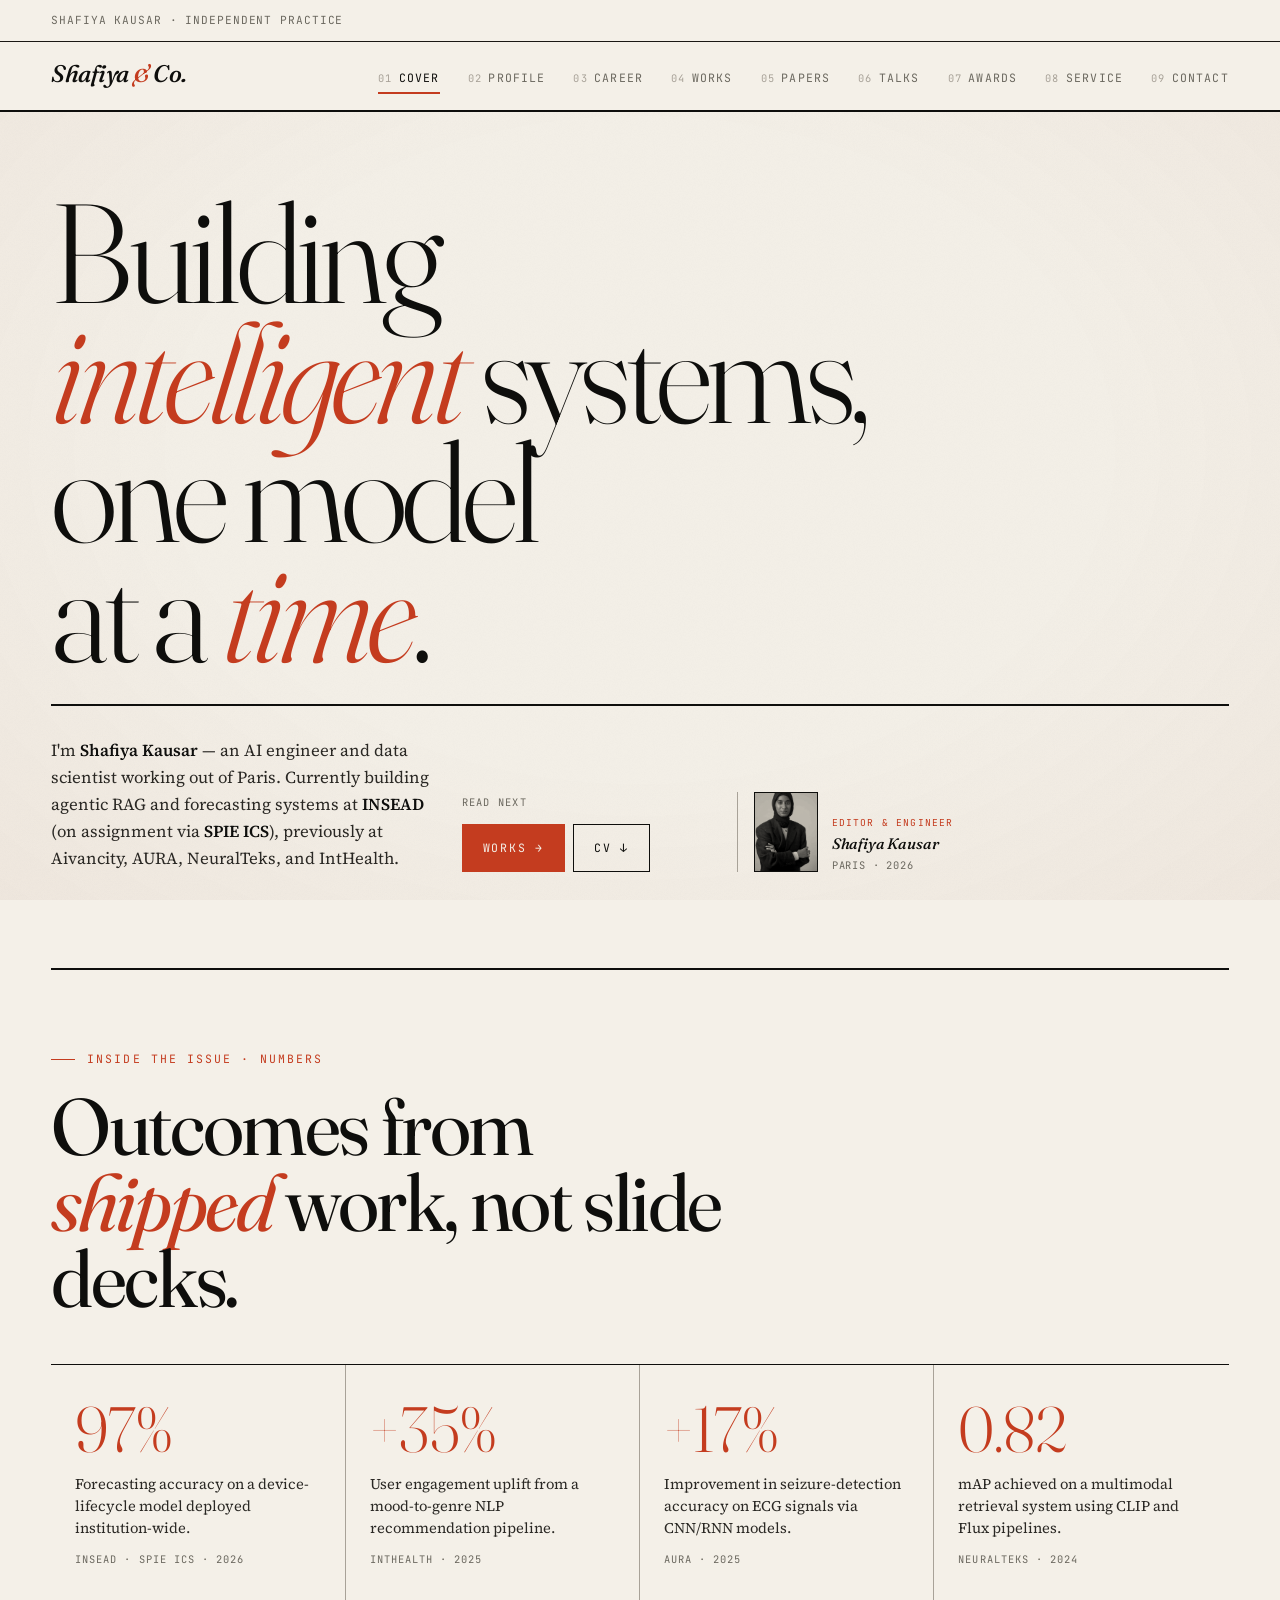
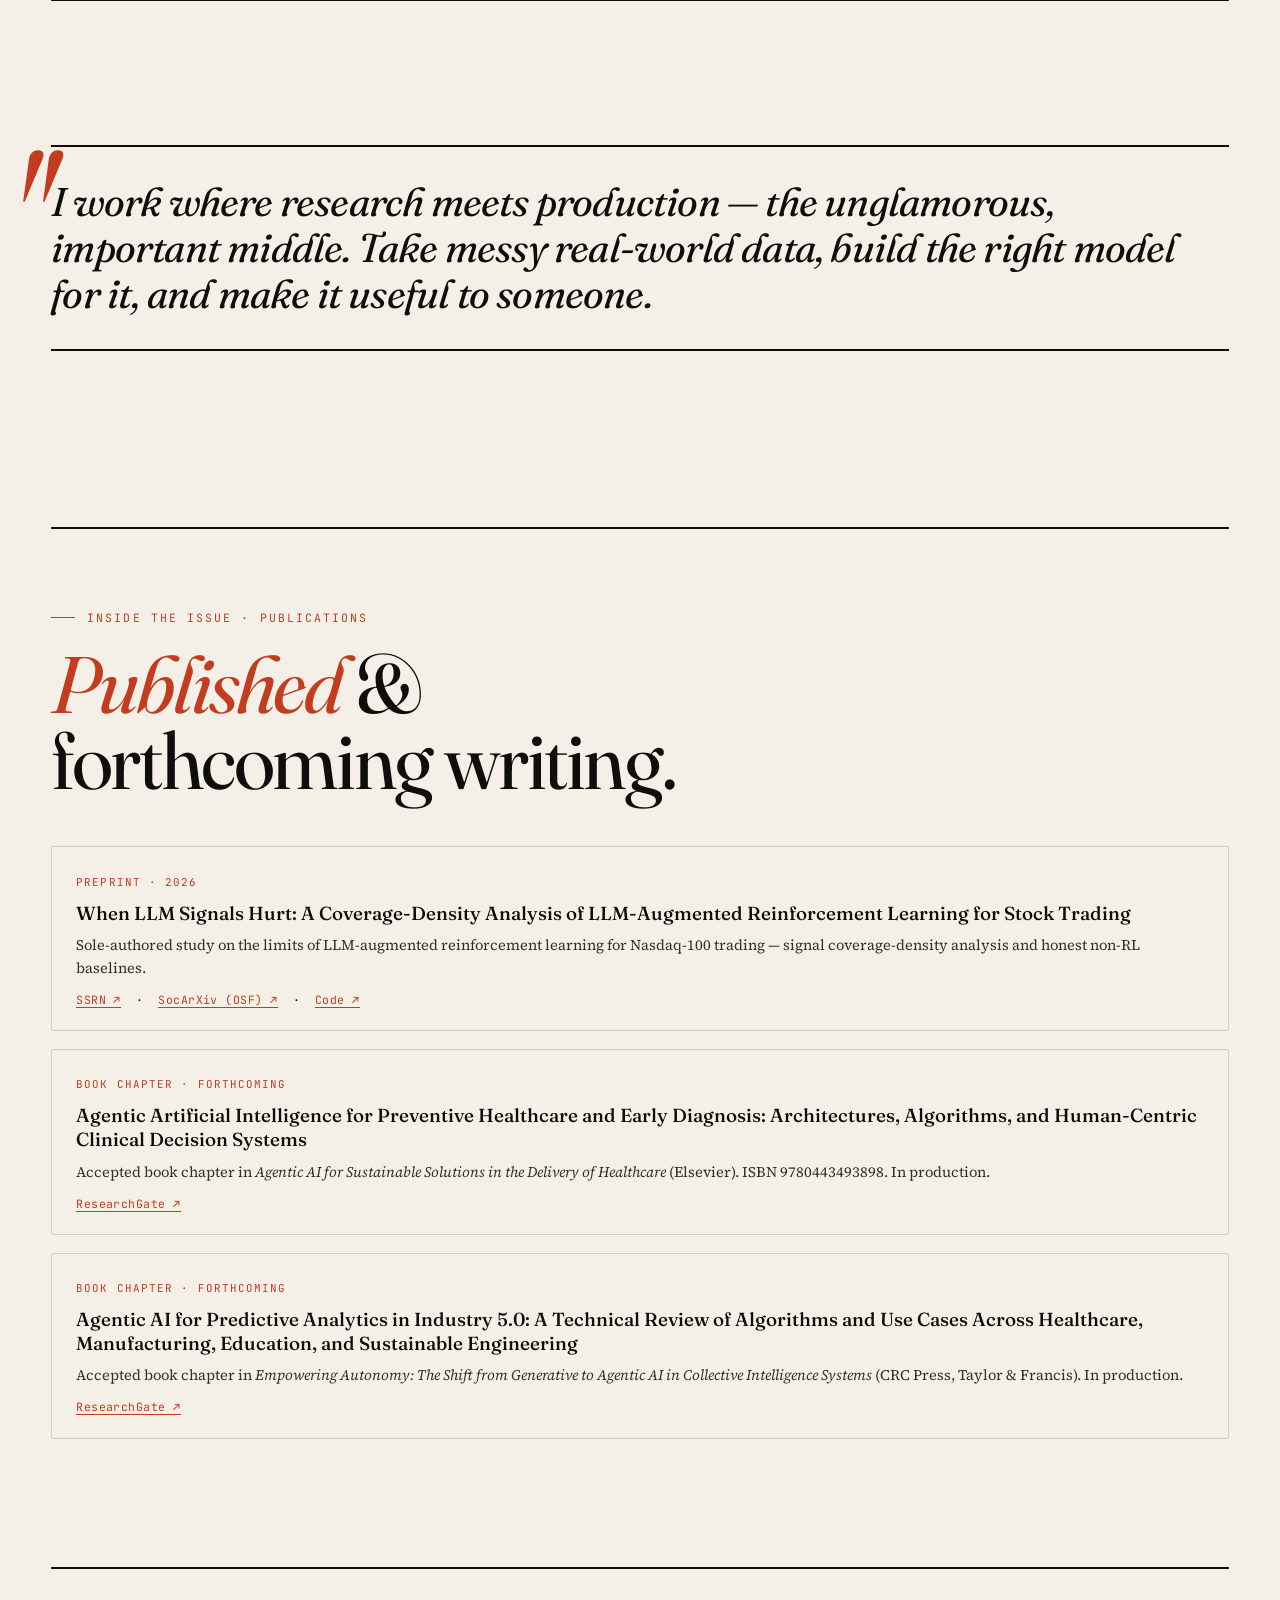
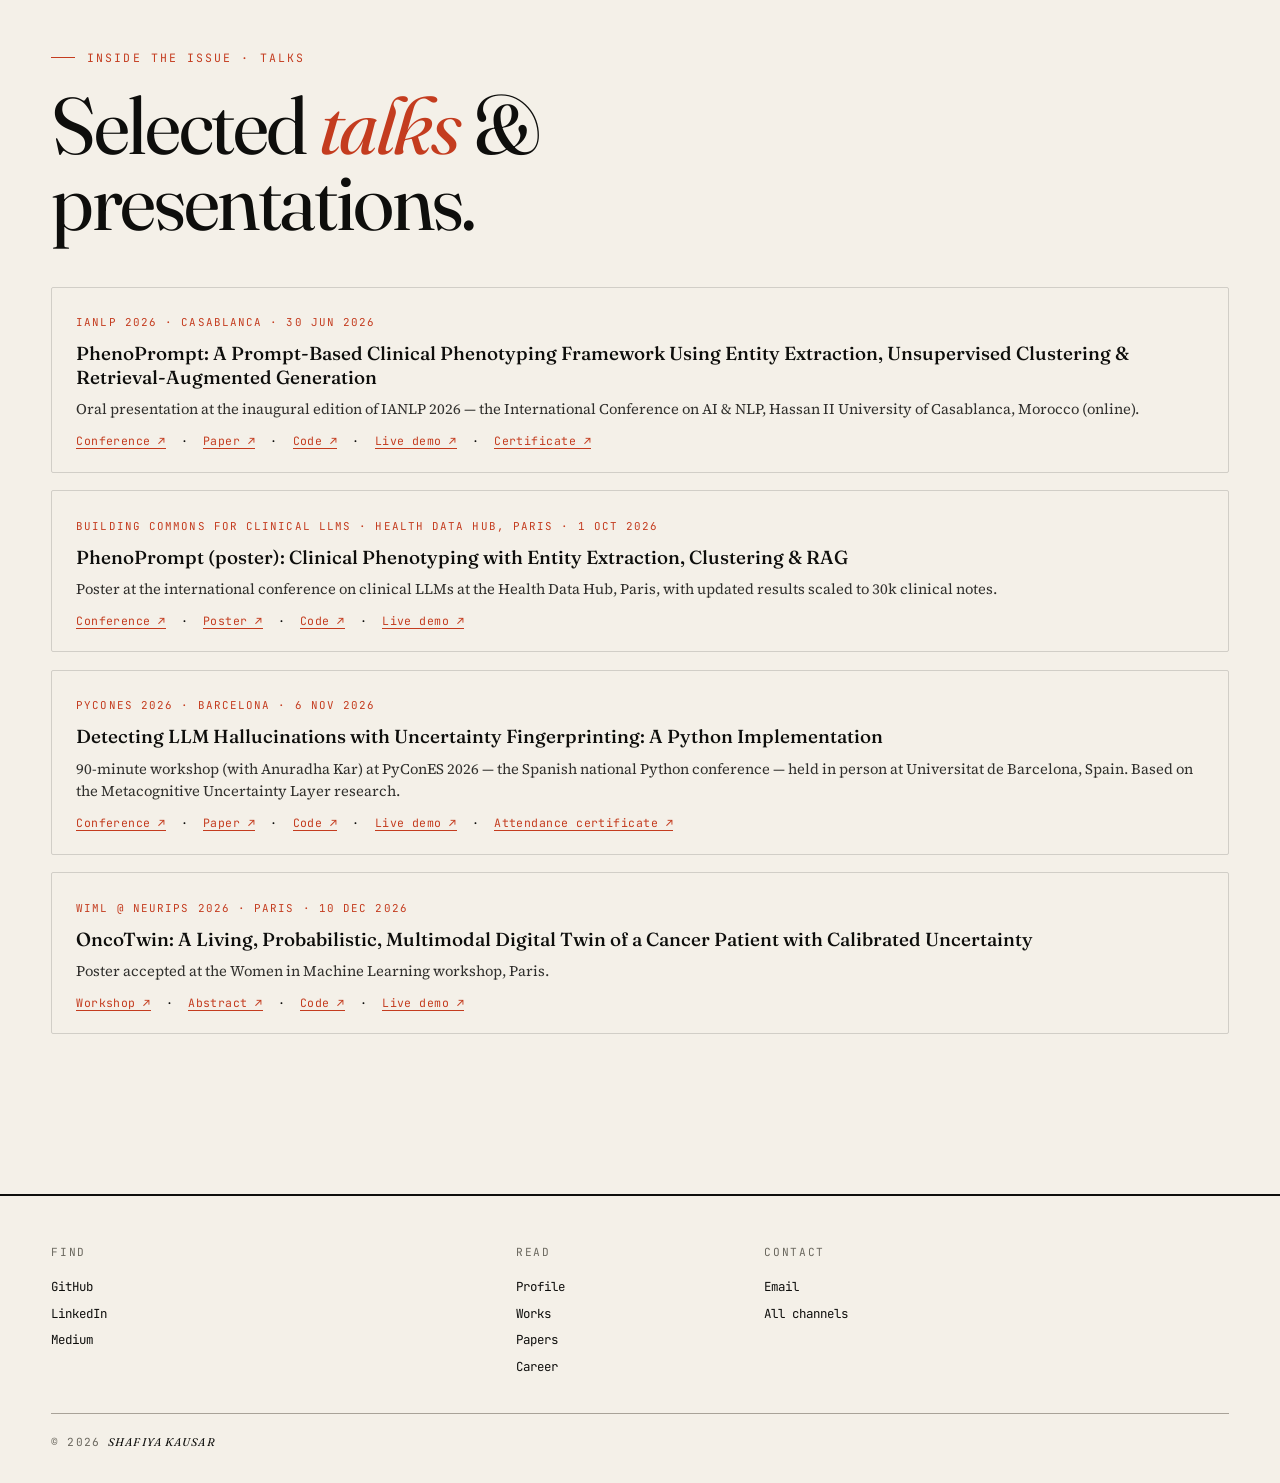
<file: index.html>
<!DOCTYPE html>
<html lang="en">
<head>
<meta charset="UTF-8" />
<meta name="viewport" content="width=device-width, initial-scale=1.0" />
<title>Shafiya Kausar — AI Engineer &amp; Data Scientist</title>
<meta name="description" content="Shafiya Kausar — AI engineer and data scientist working in Paris." />
<link rel="preconnect" href="https://fonts.googleapis.com" />
<link rel="preconnect" href="https://fonts.gstatic.com" crossorigin />
<link href="https://fonts.googleapis.com/css2?family=Fraunces:ital,opsz,wght@0,9..144,300;0,9..144,400;0,9..144,500;0,9..144,600;1,9..144,300;1,9..144,400;1,9..144,500&family=JetBrains+Mono:wght@400;500;600&family=Source+Serif+4:ital,opsz,wght@0,8..60,400;0,8..60,500;0,8..60,600;1,8..60,400&display=swap" rel="stylesheet" />
<link rel="stylesheet" href="styles.css" />
</head>
<body>

<header class="masthead">
  <div class="left">Shafiya Kausar · Independent Practice</div>
  <div class="center"></div>
  <div class="right"></div>
</header>

<nav class="spine">
  <a href="index.html" class="brand">Shafiya <span class="amp">&amp;</span> Co.</a>
  <button class="nav-toggle" aria-label="Toggle menu">Menu</button>
  <div class="nav-links">
    <a href="index.html">Cover</a>
    <a href="about.html">Profile</a>
    <a href="experience.html">Career</a>
    <a href="projects.html">Works</a>
    <a href="index.html#publications">Papers</a>
    <a href="index.html#talks">Talks</a>
    <a href="certifications.html">Awards</a>
    <a href="volunteering.html">Service</a>
    <a href="contact.html">Contact</a>
  </div>
</nav>

<main>

  <section class="cover">
    <div class="cover-headline">

      <h1>
        <span class="row">Building</span>
        <span class="row"><em>intelligent</em> systems,</span>
        <span class="row">one model</span>
        <span class="row">at a <em>time</em>.</span>
      </h1>
    </div>

    <div class="cover-bottom">
      <p class="lede">
        I'm <strong>Shafiya Kausar</strong> — an AI engineer and data scientist working out of Paris. Currently building agentic RAG and forecasting systems at <strong>INSEAD</strong> (on assignment via <strong>SPIE ICS</strong>), previously at Aivancity, AURA, NeuralTeks, and IntHealth.
      </p>

      <div class="meta-block">
        <span class="label">Read next</span>
        <div class="cover-cta">
          <a href="projects.html" class="btn-editorial solid">Works →</a>
          <a href="documents/CV.pdf" target="_blank" class="btn-editorial">CV ↓</a>
        </div>
      </div>

      <div class="contributor-card">
        <div class="contributor-portrait">
          <img src="images/NewShafiya.jpg" alt="Shafiya Kausar" onerror="this.parentElement.style.display='none'" />
        </div>
        <div class="contributor-meta">
          <span class="role">Editor &amp; Engineer</span>
          <span class="name">Shafiya Kausar</span>
          <span class="locale">Paris · 2026</span>
        </div>
      </div>
    </div>
  </section>

  <section class="feature-strip">
    <div class="kicker kicker-left"><span>Inside the issue · Numbers</span></div>
    <h2>Outcomes from <em>shipped</em> work, not slide decks.</h2>

    <div class="metric-grid">
      <div class="metric-cell">
        <div class="num">97%</div>
        <p class="label">Forecasting accuracy on a device-lifecycle model deployed institution-wide.</p>
        <span class="src">INSEAD · SPIE ICS · 2026</span>
      </div>
      <div class="metric-cell">
        <div class="num">+35%</div>
        <p class="label">User engagement uplift from a mood-to-genre NLP recommendation pipeline.</p>
        <span class="src">IntHealth · 2025</span>
      </div>
      <div class="metric-cell">
        <div class="num">+17%</div>
        <p class="label">Improvement in seizure-detection accuracy on ECG signals via CNN/RNN models.</p>
        <span class="src">AURA · 2025</span>
      </div>
      <div class="metric-cell">
        <div class="num">0.82</div>
        <p class="label">mAP achieved on a multimodal retrieval system using CLIP and Flux pipelines.</p>
        <span class="src">NeuralTeks · 2024</span>
      </div>
    </div>
  </section>

  <section class="feature-strip" style="border-top:none;margin-top:0;padding-top:2rem;">
    <p class="pull-quote">
      I work where research meets production — the unglamorous, important middle. Take messy real-world data, build the right model for it, and make it useful to someone.
    </p>
  </section>

  <section class="feature-strip" id="publications">
    <div class="kicker kicker-left"><span>Inside the issue · Publications</span></div>
    <h2><em>Published</em> &amp; forthcoming writing.</h2>

    <div class="pub-list">
      <div class="pub-item">
        <span class="pub-status">Preprint · 2026</span>
        <h3>When LLM Signals Hurt: A Coverage-Density Analysis of LLM-Augmented Reinforcement Learning for Stock Trading</h3>
        <p>Sole-authored study on the limits of LLM-augmented reinforcement learning for Nasdaq-100 trading — signal coverage-density analysis and honest non-RL baselines.</p>
        <span class="pub-links"><a href="https://papers.ssrn.com/sol3/papers.cfm?abstract_id=6729398" target="_blank" rel="noopener">SSRN ↗</a> &nbsp;·&nbsp; <a href="https://osf.io/preprints/socarxiv/nxvdp_v1" target="_blank" rel="noopener">SocArXiv (OSF) ↗</a> &nbsp;·&nbsp; <a href="https://github.com/Shafiya0101/llm-rl-trading-multiseed" target="_blank" rel="noopener">Code ↗</a></span>
      </div>
      <div class="pub-item">
        <span class="pub-status">Book chapter · Forthcoming</span>
        <h3>Agentic Artificial Intelligence for Preventive Healthcare and Early Diagnosis: Architectures, Algorithms, and Human-Centric Clinical Decision Systems</h3>
        <p>Accepted book chapter in <em>Agentic AI for Sustainable Solutions in the Delivery of Healthcare</em> (Elsevier). ISBN 9780443493898. In production.</p>
        <span class="pub-links"><a href="https://www.researchgate.net/publication/417654923_Agentic_Artificial_Intelligence_for_Preventive_Healthcare_and_Early_Diagnosis_Architectures_Algorithms_and_Human_Centric_Clinical_Decision_Systems" target="_blank" rel="noopener">ResearchGate ↗</a></span>
      </div>
      <div class="pub-item">
        <span class="pub-status">Book chapter · Forthcoming</span>
        <h3>Agentic AI for Predictive Analytics in Industry 5.0: A Technical Review of Algorithms and Use Cases Across Healthcare, Manufacturing, Education, and Sustainable Engineering</h3>
        <p>Accepted book chapter in <em>Empowering Autonomy: The Shift from Generative to Agentic AI in Collective Intelligence Systems</em> (CRC Press, Taylor &amp; Francis). In production.</p>
        <span class="pub-links"><a href="https://www.researchgate.net/publication/417654299_Agentic_AI_for_Predictive_Analytics_in_Industry_50_A_Technical_Review_of_Algorithms_and_Use_Cases_Across_Healthcare_Manufacturing_Education_and_Sustainable_Engineering" target="_blank" rel="noopener">ResearchGate ↗</a></span>
      </div>
    </div>
  </section>

  <section class="feature-strip" id="talks">
    <div class="kicker kicker-left"><span>Inside the issue · Talks</span></div>
    <h2>Selected <em>talks</em> &amp; presentations.</h2>

    <div class="pub-list">
      <div class="pub-item">
        <span class="pub-status">IANLP 2026 · Casablanca · 30 Jun 2026</span>
        <h3>PhenoPrompt: A Prompt-Based Clinical Phenotyping Framework Using Entity Extraction, Unsupervised Clustering &amp; Retrieval-Augmented Generation</h3>
        <p>Oral presentation at the inaugural edition of IANLP 2026 — the International Conference on AI &amp; NLP, Hassan II University of Casablanca, Morocco (online).</p>
        <span class="pub-links"><a href="https://ianlp.am2i.ma/en/ianlp" target="_blank" rel="noopener">Conference ↗</a> &nbsp;·&nbsp; <a href="https://www.researchgate.net/publication/416334662_PhenoPrompt_A_Prompt-Based_Clinical_Phenotyping_Framework_Using_Entity_Extraction_Unsupervised_Clustering_and_Retrieval-Augmented_Generation" target="_blank" rel="noopener">Paper ↗</a> &nbsp;·&nbsp; <a href="https://github.com/Shafiya0101/phenoprompt" target="_blank" rel="noopener">Code ↗</a> &nbsp;·&nbsp; <a href="https://phenoprompt-skausar-aivancity.streamlit.app/" target="_blank" rel="noopener">Live demo ↗</a> &nbsp;·&nbsp; <a href="documents/IANLP-2026-Certificate.pdf" target="_blank" rel="noopener">Certificate ↗</a></span>
      </div>
      <div class="pub-item">
        <span class="pub-status">Building Commons for Clinical LLMs · Health Data Hub, Paris · 1 Oct 2026</span>
        <h3>PhenoPrompt (poster): Clinical Phenotyping with Entity Extraction, Clustering &amp; RAG</h3>
        <p>Poster at the international conference on clinical LLMs at the Health Data Hub, Paris, with updated results scaled to 30k clinical notes.</p>
        <span class="pub-links"><a href="https://health-data-hub.fr/page/building-commons-clinical-llms-international-conference" target="_blank" rel="noopener">Conference ↗</a> &nbsp;·&nbsp; <a href="https://drive.google.com/file/d/1rT1cYWrHMyalneloHrGdkpiWJ1HHBhbt/view" target="_blank" rel="noopener">Poster ↗</a> &nbsp;·&nbsp; <a href="https://github.com/Shafiya0101/phenoprompt" target="_blank" rel="noopener">Code ↗</a> &nbsp;·&nbsp; <a href="https://phenoprompt-skausar-aivancity.streamlit.app/" target="_blank" rel="noopener">Live demo ↗</a></span>
      </div>
      <div class="pub-item">
        <span class="pub-status">PyConES 2026 · Barcelona · 6 Nov 2026</span>
        <h3>Detecting LLM Hallucinations with Uncertainty Fingerprinting: A Python Implementation</h3>
        <p>90-minute workshop (with Anuradha Kar) at PyConES 2026 — the Spanish national Python conference — held in person at Universitat de Barcelona, Spain. Based on the Metacognitive Uncertainty Layer research.</p>
        <span class="pub-links"><a href="https://2026.es.pycon.org/en" target="_blank" rel="noopener">Conference ↗</a> &nbsp;·&nbsp; <a href="https://www.researchgate.net/publication/416334733_Grande_Ecole_Programme_PGE5_FINAL_PROJECT_REPORT_PFE_Intuition_in_AI_Systems_and_Reducing_Hallucination" target="_blank" rel="noopener">Paper ↗</a> &nbsp;·&nbsp; <a href="https://github.com/Shafiya0101/pycon2026-uncertainty-workshop" target="_blank" rel="noopener">Code ↗</a> &nbsp;·&nbsp; <a href="https://pycon2026-uncertainty-workshop.streamlit.app/" target="_blank" rel="noopener">Live demo ↗</a> &nbsp;·&nbsp; <a href="documents/PyConES-2026-Attendance-Certificate.pdf" target="_blank" rel="noopener">Attendance certificate ↗</a></span>
      </div>
      <div class="pub-item">
        <span class="pub-status">WiML @ NeurIPS 2026 · Paris · 10 Dec 2026</span>
        <h3>OncoTwin: A Living, Probabilistic, Multimodal Digital Twin of a Cancer Patient with Calibrated Uncertainty</h3>
        <p>Poster accepted at the Women in Machine Learning workshop, Paris.</p>
        <span class="pub-links"><a href="https://wimlworkshop.org/" target="_blank" rel="noopener">Workshop ↗</a> &nbsp;·&nbsp; <a href="https://www.researchgate.net/publication/416312042_OncoTwin_WiML_Abstract" target="_blank" rel="noopener">Abstract ↗</a> &nbsp;·&nbsp; <a href="https://github.com/Shafiya0101/oncotwin" target="_blank" rel="noopener">Code ↗</a> &nbsp;·&nbsp; <a href="https://shafiya0101.github.io/oncotwin/" target="_blank" rel="noopener">Live demo ↗</a></span>
      </div>
    </div>
  </section>

</main>

<footer class="colophon">
  <div class="colophon-grid">
    <div>
      <div class="col-title">Find</div>
      <a href="https://github.com/Shafiya0101" target="_blank" rel="noopener">GitHub</a>
      <a href="https://www.linkedin.com/in/kausarshafiya1/" target="_blank" rel="noopener">LinkedIn</a>
      <a href="https://medium.com/@fnusk" target="_blank" rel="noopener">Medium</a>
    </div>
    <div>
      <div class="col-title">Read</div>
      <a href="about.html">Profile</a>
      <a href="projects.html">Works</a>
    <a href="index.html#publications">Papers</a>
      <a href="experience.html">Career</a>
    </div>
    <div>
      <div class="col-title">Contact</div>
      <a href="mailto:shafiya.kausar@aivancity.education">Email</a>
      <a href="contact.html">All channels</a>
    </div>
  </div>
  <div class="colophon-bottom">
    <span class="imprint">© 2026 <em>Shafiya Kausar</em></span>
  </div>
</footer>


<script src="script.js"></script>
</body>
</html>
</file>
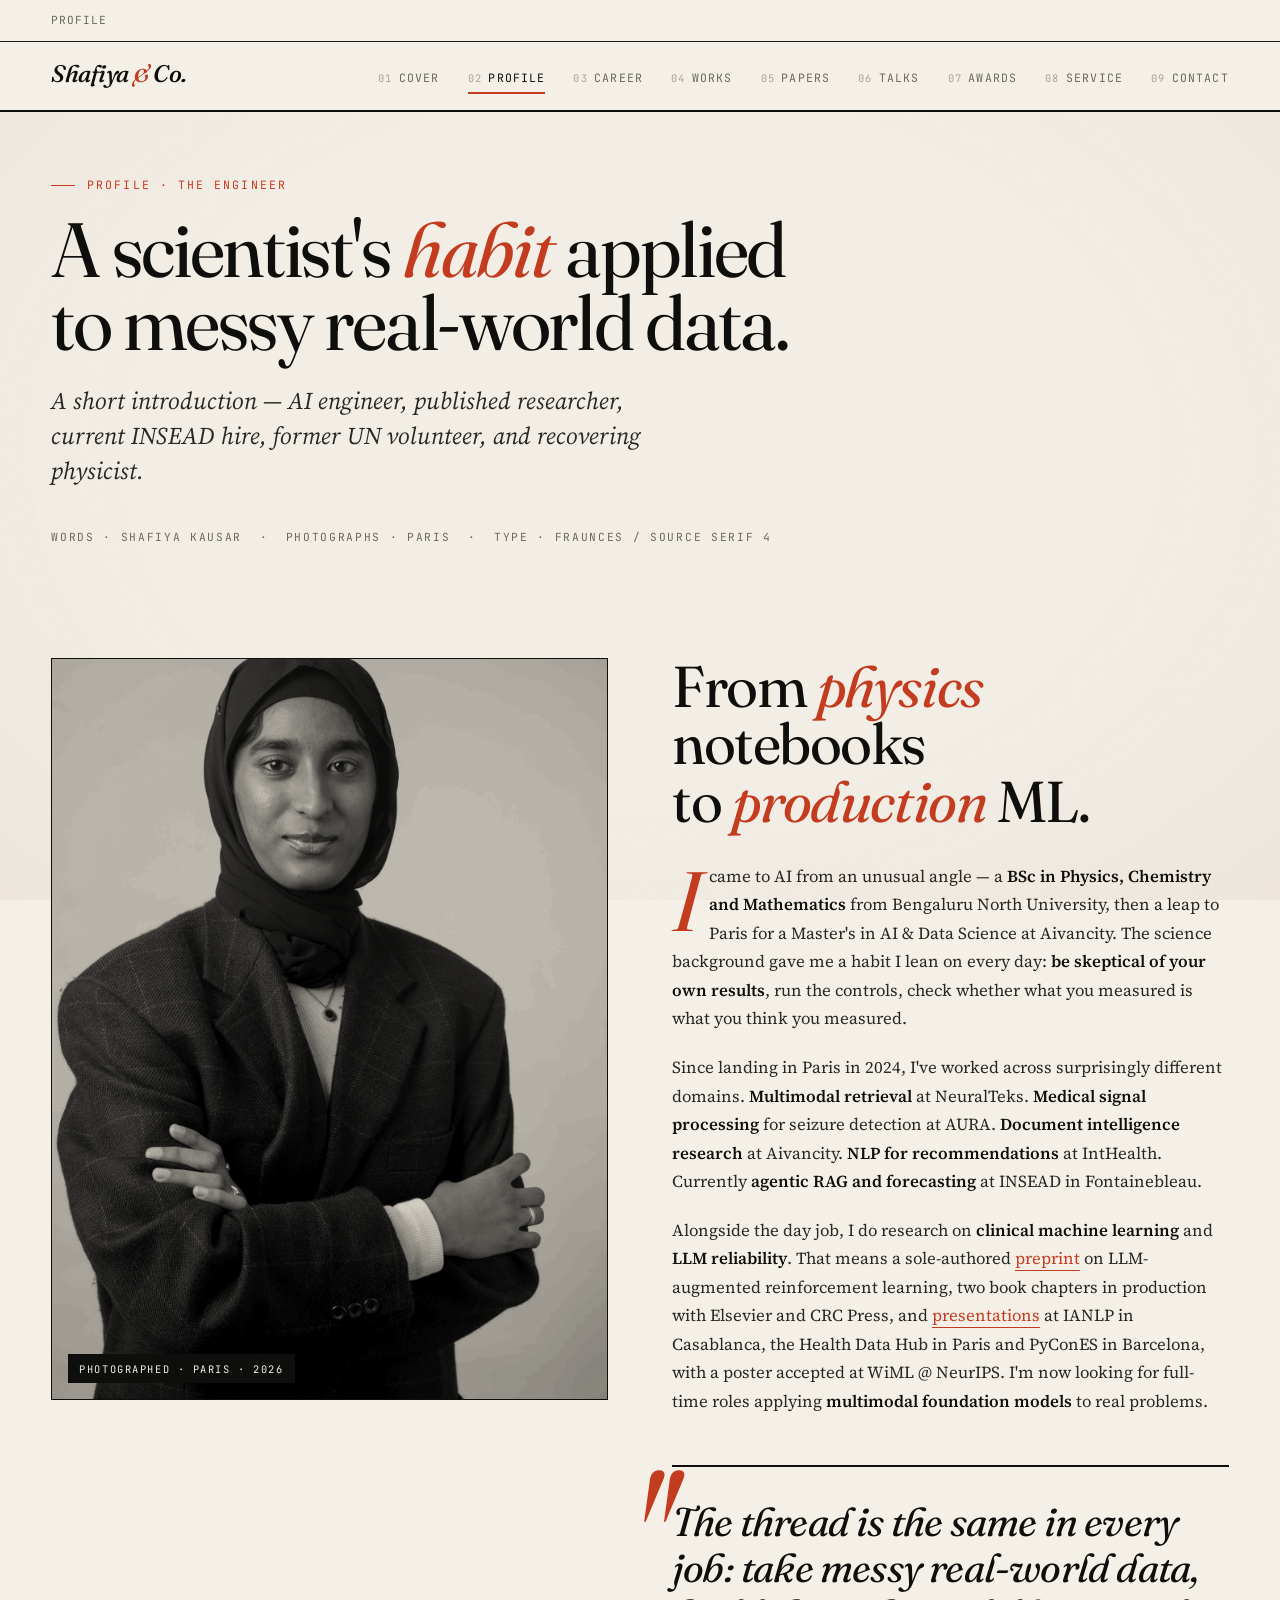
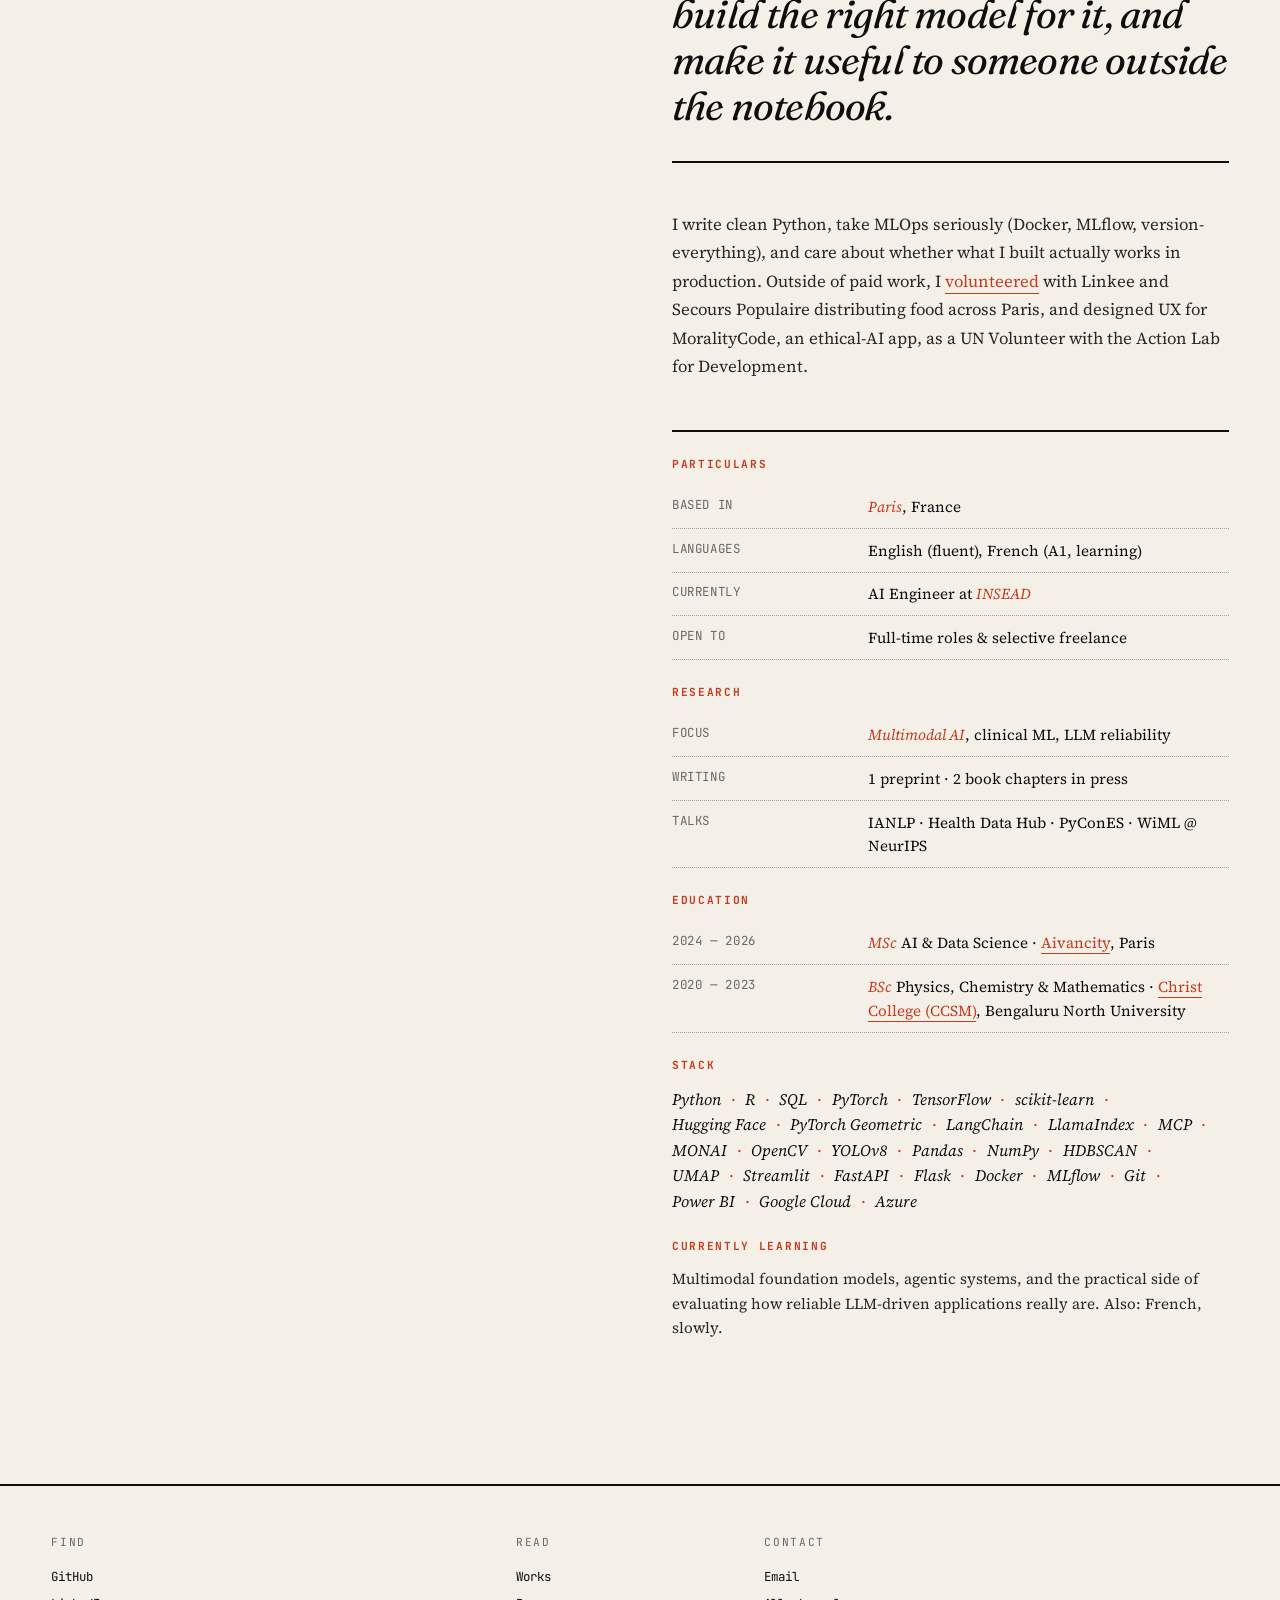
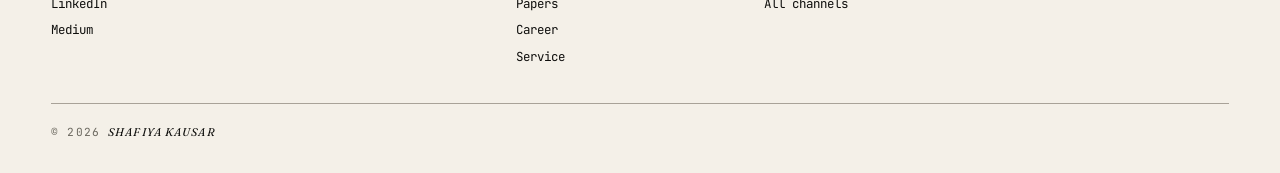
<file: about.html>
<!DOCTYPE html>
<html lang="en">
<head>
<meta charset="UTF-8" />
<meta name="viewport" content="width=device-width, initial-scale=1.0" />
<title>Profile — Shafiya Kausar</title>
<link rel="preconnect" href="https://fonts.googleapis.com" />
<link rel="preconnect" href="https://fonts.gstatic.com" crossorigin />
<link href="https://fonts.googleapis.com/css2?family=Fraunces:ital,opsz,wght@0,9..144,300;0,9..144,400;0,9..144,500;0,9..144,600;1,9..144,300;1,9..144,400;1,9..144,500&family=JetBrains+Mono:wght@400;500;600&family=Source+Serif+4:ital,opsz,wght@0,8..60,400;0,8..60,500;0,8..60,600;1,8..60,400&display=swap" rel="stylesheet" />
<link rel="stylesheet" href="styles.css" />
</head>
<body>

<header class="masthead">
  <div class="left">Profile</div>
  <div class="center"></div>
  <div class="right"></div>
</header>

<nav class="spine">
  <a href="index.html" class="brand">Shafiya <span class="amp">&amp;</span> Co.</a>
  <button class="nav-toggle" aria-label="Toggle menu">Menu</button>
  <div class="nav-links">
    <a href="index.html">Cover</a>
    <a href="about.html">Profile</a>
    <a href="experience.html">Career</a>
    <a href="projects.html">Works</a>
    <a href="index.html#publications">Papers</a>
    <a href="index.html#talks">Talks</a>
    <a href="certifications.html">Awards</a>
    <a href="volunteering.html">Service</a>
    <a href="contact.html">Contact</a>
  </div>
</nav>

<main>

  <section class="page-header">
    <div class="kicker kicker-left"><span>Profile · The Engineer</span></div>
    <h1 class="display-large">A scientist's <em>habit</em> applied<br/>to messy real-world data.</h1>
    <p class="standfirst">A short introduction — AI engineer, published researcher, current INSEAD hire, former UN volunteer, and recovering physicist.</p>
    <div class="byline">
      Words · Shafiya Kausar &nbsp;·&nbsp; Photographs · Paris &nbsp;·&nbsp; Type · Fraunces / Source Serif 4
    </div>
  </section>

  <article class="feature-article">
    <div class="left-col">
      <div class="portrait">
        <img src="images/NewShafiya.jpg" alt="Shafiya Kausar — portrait" onerror="this.parentElement.style.display='none'" />
      </div>
    </div>

    <div class="right-col">
      <h2 class="headline">From <em>physics</em> notebooks<br/>to <em>production</em> ML.</h2>

      <p class="body-text dropcap">
        I came to AI from an unusual angle — a <strong>BSc in Physics, Chemistry and Mathematics</strong> from Bengaluru North University, then a leap to Paris for a Master's in AI &amp; Data Science at Aivancity. The science background gave me a habit I lean on every day: <strong>be skeptical of your own results</strong>, run the controls, check whether what you measured is what you think you measured.
      </p>

      <p class="body-text">
        Since landing in Paris in 2024, I've worked across surprisingly different domains. <strong>Multimodal retrieval</strong> at NeuralTeks. <strong>Medical signal processing</strong> for seizure detection at AURA. <strong>Document intelligence research</strong> at Aivancity. <strong>NLP for recommendations</strong> at IntHealth. Currently <strong>agentic RAG and forecasting</strong> at INSEAD in Fontainebleau.
      </p>

      <p class="body-text">
        Alongside the day job, I do research on <strong>clinical machine learning</strong> and <strong>LLM reliability</strong>. That means a sole-authored <a href="index.html#publications" style="color:var(--accent); border-bottom: 1px solid var(--accent);">preprint</a> on LLM-augmented reinforcement learning, two book chapters in production with Elsevier and CRC Press, and <a href="index.html#talks" style="color:var(--accent); border-bottom: 1px solid var(--accent);">presentations</a> at IANLP in Casablanca, the Health Data Hub in Paris and PyConES in Barcelona, with a poster accepted at WiML @ NeurIPS. I'm now looking for full-time roles applying <strong>multimodal foundation models</strong> to real problems.
      </p>

      <p class="pull-quote">
        The thread is the same in every job: take messy real-world data, build the right model for it, and make it useful to someone outside the notebook.
      </p>

      <p class="body-text">
        I write clean Python, take MLOps seriously (Docker, MLflow, version-everything), and care about whether what I built actually works in production. Outside of paid work, I <a href="volunteering.html" style="color:var(--accent); border-bottom: 1px solid var(--accent);">volunteered</a> with Linkee and Secours Populaire distributing food across Paris, and designed UX for MoralityCode, an ethical-AI app, as a UN Volunteer with the Action Lab for Development.
      </p>

      <div class="fact-sheet">
        <h3>Particulars</h3>
        <div class="fact-row"><div class="k">Based in</div><div class="v"><em>Paris</em>, France</div></div>
        <div class="fact-row"><div class="k">Languages</div><div class="v">English (fluent), French (A1, learning)</div></div>
        <div class="fact-row"><div class="k">Currently</div><div class="v">AI Engineer at <em>INSEAD</em></div></div>
        <div class="fact-row"><div class="k">Open to</div><div class="v">Full-time roles &amp; selective freelance</div></div>

        <h3>Research</h3>
        <div class="fact-row"><div class="k">Focus</div><div class="v"><em>Multimodal AI</em>, clinical ML, LLM reliability</div></div>
        <div class="fact-row"><div class="k">Writing</div><div class="v">1 preprint · 2 book chapters in press</div></div>
        <div class="fact-row"><div class="k">Talks</div><div class="v">IANLP · Health Data Hub · PyConES · WiML @ NeurIPS</div></div>

        <h3>Education</h3>
        <div class="fact-row"><div class="k">2024 — 2026</div><div class="v"><em>MSc</em> AI &amp; Data Science · <a href="https://aivancity.ai/en" target="_blank" rel="noopener" style="color:var(--accent);border-bottom:1px solid var(--accent);">Aivancity</a>, Paris</div></div>
        <div class="fact-row"><div class="k">2020 — 2023</div><div class="v"><em>BSc</em> Physics, Chemistry &amp; Mathematics · <a href="https://www.christcollege.co.in" target="_blank" rel="noopener" style="color:var(--accent);border-bottom:1px solid var(--accent);">Christ College (CCSM)</a>, Bengaluru North University</div></div>

        <h3>Stack</h3>
        <div class="skill-cloud">
          <span>Python</span><span>R</span><span>SQL</span><span>PyTorch</span><span>TensorFlow</span><span>scikit-learn</span><span>Hugging Face</span><span>PyTorch Geometric</span><span>LangChain</span><span>LlamaIndex</span><span>MCP</span><span>MONAI</span><span>OpenCV</span><span>YOLOv8</span><span>Pandas</span><span>NumPy</span><span>HDBSCAN</span><span>UMAP</span><span>Streamlit</span><span>FastAPI</span><span>Flask</span><span>Docker</span><span>MLflow</span><span>Git</span><span>Power BI</span><span>Google Cloud</span><span>Azure</span>
        </div>

        <h3>Currently learning</h3>
        <p style="font-size:0.95rem; line-height:1.6; color:var(--ink-soft);">
          Multimodal foundation models, agentic systems, and the practical side of evaluating how reliable LLM-driven applications really are. Also: French, slowly.
        </p>
      </div>
    </div>
  </article>

</main>

<footer class="colophon">
  <div class="colophon-grid">
    <div>
      <div class="col-title">Find</div>
      <a href="https://github.com/Shafiya0101" target="_blank" rel="noopener">GitHub</a>
      <a href="https://www.linkedin.com/in/kausarshafiya1/" target="_blank" rel="noopener">LinkedIn</a>
      <a href="https://medium.com/@fnusk" target="_blank" rel="noopener">Medium</a>
    </div>
    <div>
      <div class="col-title">Read</div>
      <a href="projects.html">Works</a>
    <a href="index.html#publications">Papers</a>
      <a href="experience.html">Career</a>
      <a href="volunteering.html">Service</a>
    </div>
    <div>
      <div class="col-title">Contact</div>
      <a href="mailto:shafiya.kausar@aivancity.education">Email</a>
      <a href="contact.html">All channels</a>
    </div>
  </div>
  <div class="colophon-bottom">
    <span class="imprint">© 2026 <em>Shafiya Kausar</em></span>
  </div>
</footer>


<script src="script.js"></script>
</body>
</html>
</file>
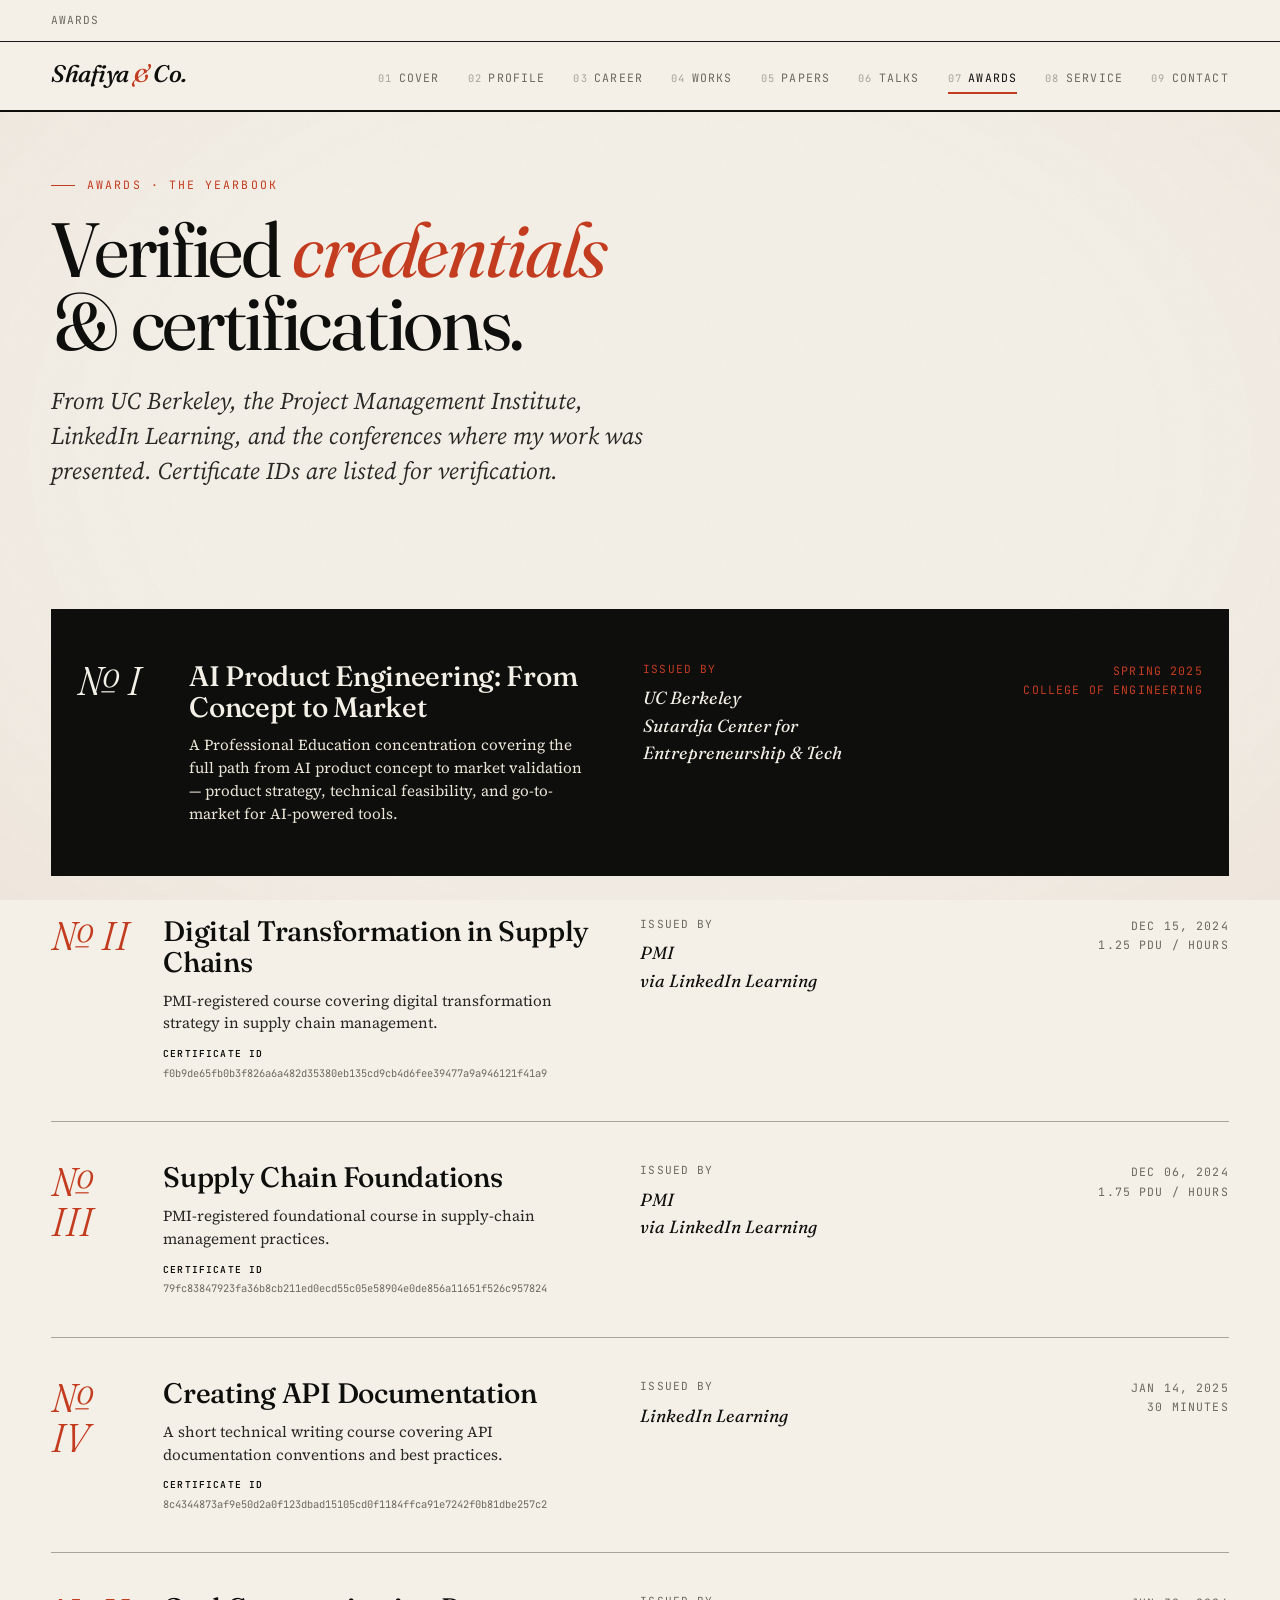
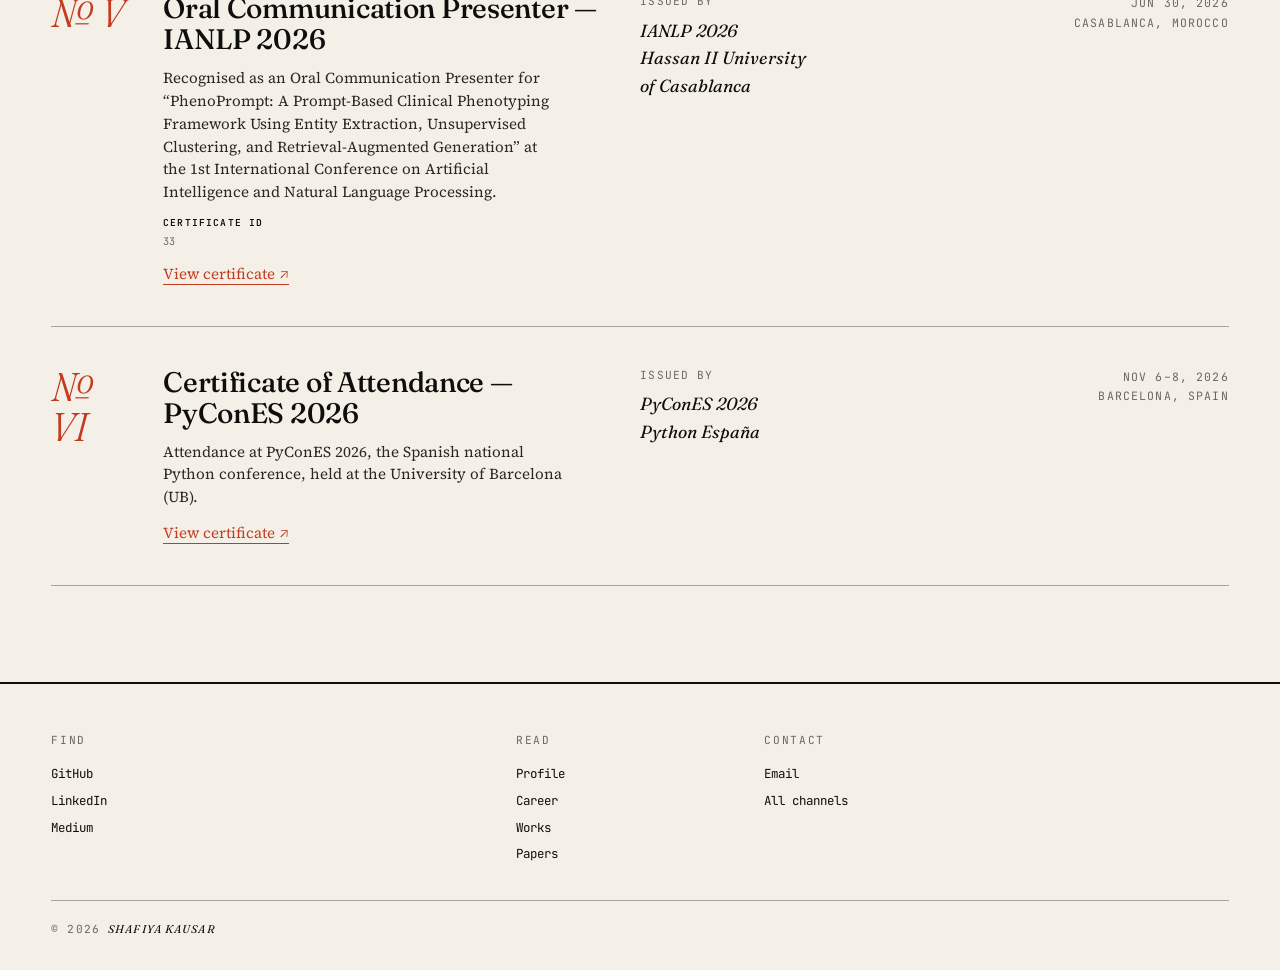
<file: certifications.html>
<!DOCTYPE html>
<html lang="en">
<head>
<meta charset="UTF-8" />
<meta name="viewport" content="width=device-width, initial-scale=1.0" />
<title>Awards — Shafiya Kausar</title>
<link rel="preconnect" href="https://fonts.googleapis.com" />
<link rel="preconnect" href="https://fonts.gstatic.com" crossorigin />
<link href="https://fonts.googleapis.com/css2?family=Fraunces:ital,opsz,wght@0,9..144,300;0,9..144,400;0,9..144,500;0,9..144,600;1,9..144,300;1,9..144,400;1,9..144,500&family=JetBrains+Mono:wght@400;500;600&family=Source+Serif+4:ital,opsz,wght@0,8..60,400;0,8..60,500;0,8..60,600;1,8..60,400&display=swap" rel="stylesheet" />
<link rel="stylesheet" href="styles.css" />
</head>
<body>

<header class="masthead">
  <div class="left">Awards</div>
  <div class="center"></div>
  <div class="right"></div>
</header>

<nav class="spine">
  <a href="index.html" class="brand">Shafiya <span class="amp">&amp;</span> Co.</a>
  <button class="nav-toggle" aria-label="Toggle menu">Menu</button>
  <div class="nav-links">
    <a href="index.html">Cover</a>
    <a href="about.html">Profile</a>
    <a href="experience.html">Career</a>
    <a href="projects.html">Works</a>
    <a href="index.html#publications">Papers</a>
    <a href="index.html#talks">Talks</a>
    <a href="certifications.html">Awards</a>
    <a href="volunteering.html">Service</a>
    <a href="contact.html">Contact</a>
  </div>
</nav>

<main>

  <section class="page-header">
    <div class="kicker kicker-left"><span>Awards · The Yearbook</span></div>
    <h1 class="display-large">Verified <em>credentials</em><br/>&amp; certifications.</h1>
    <p class="standfirst">From UC Berkeley, the Project Management Institute, LinkedIn Learning, and the conferences where my work was presented. Certificate IDs are listed for verification.</p>
  </section>

  <div class="awards-list">

    <div class="award-row featured">
      <div class="a-num">№ I</div>
      <div>
        <h3 class="a-title">AI Product Engineering: From Concept to Market</h3>
        <p class="a-detail">
          A Professional Education concentration covering the full path from AI product concept to market validation — product strategy, technical feasibility, and go-to-market for AI-powered tools.
        </p>
      </div>
      <div class="a-issuer">
        <span class="who">Issued by</span>
        <em>UC Berkeley</em><br/>
        Sutardja Center for<br/>Entrepreneurship &amp; Tech
      </div>
      <div class="a-meta">
        Spring 2025<br/>
        <span style="color:var(--accent);">College of Engineering</span>
      </div>
    </div>

    <div class="award-row">
      <div class="a-num">№ II</div>
      <div>
        <h3 class="a-title">Digital Transformation in Supply Chains</h3>
        <p class="a-detail">PMI-registered course covering digital transformation strategy in supply chain management.</p>
        <div class="cert-id">
          <strong>Certificate ID</strong>
          f0b9de65fb0b3f826a6a482d35380eb135cd9cb4d6fee39477a9a946121f41a9
        </div>
      </div>
      <div class="a-issuer">
        <span class="who">Issued by</span>
        <em>PMI</em><br/>
        via LinkedIn Learning
      </div>
      <div class="a-meta">
        Dec 15, 2024<br/>
        1.25 PDU / Hours
      </div>
    </div>

    <div class="award-row">
      <div class="a-num">№ III</div>
      <div>
        <h3 class="a-title">Supply Chain Foundations</h3>
        <p class="a-detail">PMI-registered foundational course in supply-chain management practices.</p>
        <div class="cert-id">
          <strong>Certificate ID</strong>
          79fc83847923fa36b8cb211ed0ecd55c05e58904e0de856a11651f526c957824
        </div>
      </div>
      <div class="a-issuer">
        <span class="who">Issued by</span>
        <em>PMI</em><br/>
        via LinkedIn Learning
      </div>
      <div class="a-meta">
        Dec 06, 2024<br/>
        1.75 PDU / Hours
      </div>
    </div>

    <div class="award-row">
      <div class="a-num">№ IV</div>
      <div>
        <h3 class="a-title">Creating API Documentation</h3>
        <p class="a-detail">A short technical writing course covering API documentation conventions and best practices.</p>
        <div class="cert-id">
          <strong>Certificate ID</strong>
          8c4344873af9e50d2a0f123dbad15105cd0f1184ffca91e7242f0b81dbe257c2
        </div>
      </div>
      <div class="a-issuer">
        <span class="who">Issued by</span>
        <em>LinkedIn Learning</em>
      </div>
      <div class="a-meta">
        Jan 14, 2025<br/>
        30 minutes
      </div>
    </div>


    <div class="award-row">
      <div class="a-num">№ V</div>
      <div>
        <h3 class="a-title">Oral Communication Presenter — IANLP 2026</h3>
        <p class="a-detail">Recognised as an Oral Communication Presenter for “PhenoPrompt: A Prompt-Based Clinical Phenotyping Framework Using Entity Extraction, Unsupervised Clustering, and Retrieval-Augmented Generation” at the 1st International Conference on Artificial Intelligence and Natural Language Processing.</p>
        <div class="cert-id">
          <strong>Certificate ID</strong>
          33
        </div>
        <p class="a-detail" style="margin-top:.8rem;"><a href="documents/IANLP-2026-Certificate.pdf" target="_blank" rel="noopener" style="color:var(--accent); border-bottom:1px solid var(--accent);">View certificate ↗</a></p>
      </div>
      <div class="a-issuer">
        <span class="who">Issued by</span>
        <em>IANLP 2026</em><br/>
        Hassan II University<br/>of Casablanca
      </div>
      <div class="a-meta">
        Jun 30, 2026<br/>
        Casablanca, Morocco
      </div>
    </div>

    <div class="award-row">
      <div class="a-num">№ VI</div>
      <div>
        <h3 class="a-title">Certificate of Attendance — PyConES 2026</h3>
        <p class="a-detail">Attendance at PyConES 2026, the Spanish national Python conference, held at the University of Barcelona (UB).</p>
        <p class="a-detail" style="margin-top:.8rem;"><a href="documents/PyConES-2026-Attendance-Certificate.pdf" target="_blank" rel="noopener" style="color:var(--accent); border-bottom:1px solid var(--accent);">View certificate ↗</a></p>
      </div>
      <div class="a-issuer">
        <span class="who">Issued by</span>
        <em>PyConES 2026</em><br/>
        Python España
      </div>
      <div class="a-meta">
        Nov 6–8, 2026<br/>
        Barcelona, Spain
      </div>
    </div>
  </div>

</main>

<footer class="colophon">
  <div class="colophon-grid">
    <div>
      <div class="col-title">Find</div>
      <a href="https://github.com/Shafiya0101" target="_blank" rel="noopener">GitHub</a>
      <a href="https://www.linkedin.com/in/kausarshafiya1/" target="_blank" rel="noopener">LinkedIn</a>
      <a href="https://medium.com/@fnusk" target="_blank" rel="noopener">Medium</a>
    </div>
    <div>
      <div class="col-title">Read</div>
      <a href="about.html">Profile</a>
      <a href="experience.html">Career</a>
      <a href="projects.html">Works</a>
    <a href="index.html#publications">Papers</a>
    </div>
    <div>
      <div class="col-title">Contact</div>
      <a href="mailto:shafiya.kausar@aivancity.education">Email</a>
      <a href="contact.html">All channels</a>
    </div>
  </div>
  <div class="colophon-bottom">
    <span class="imprint">© 2026 <em>Shafiya Kausar</em></span>
  </div>
</footer>


<script src="script.js"></script>
</body>
</html>
</file>
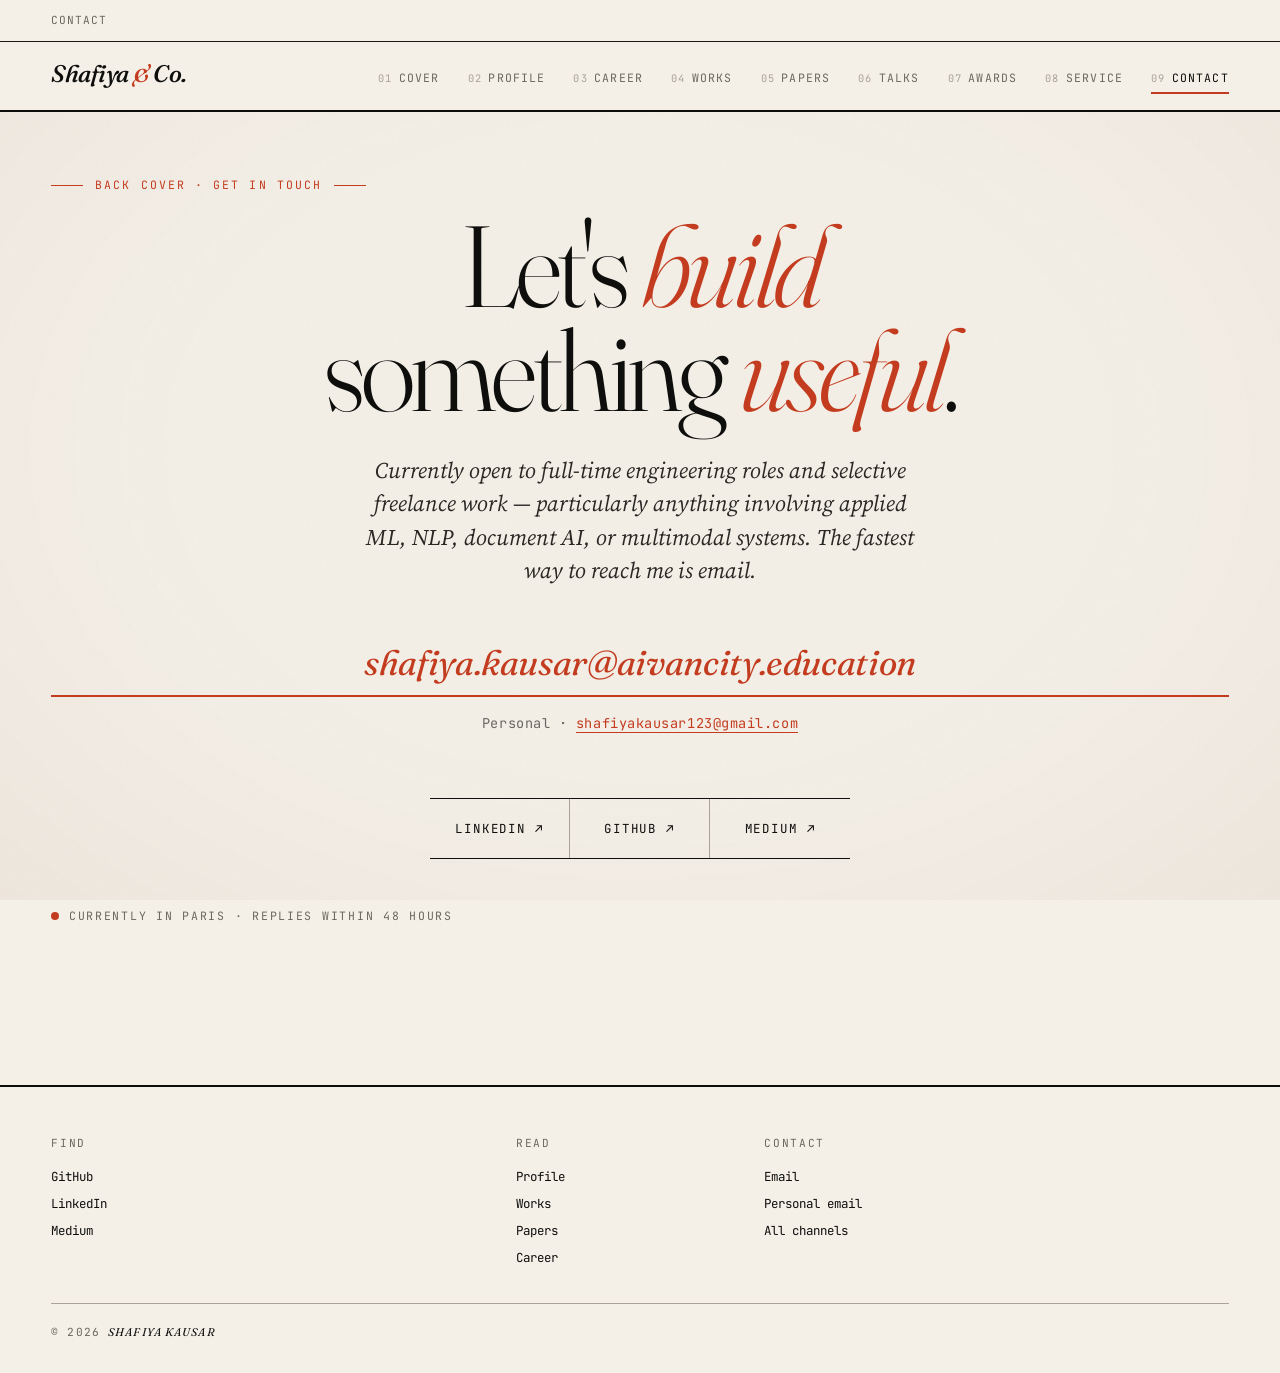
<file: contact.html>
<!DOCTYPE html>
<html lang="en">
<head>
<meta charset="UTF-8" />
<meta name="viewport" content="width=device-width, initial-scale=1.0" />
<title>Contact — Shafiya Kausar</title>
<link rel="preconnect" href="https://fonts.googleapis.com" />
<link rel="preconnect" href="https://fonts.gstatic.com" crossorigin />
<link href="https://fonts.googleapis.com/css2?family=Fraunces:ital,opsz,wght@0,9..144,300;0,9..144,400;0,9..144,500;0,9..144,600;1,9..144,300;1,9..144,400;1,9..144,500&family=JetBrains+Mono:wght@400;500;600&family=Source+Serif+4:ital,opsz,wght@0,8..60,400;0,8..60,500;0,8..60,600;1,8..60,400&display=swap" rel="stylesheet" />
<link rel="stylesheet" href="styles.css" />
</head>
<body>

<header class="masthead">
  <div class="left">Contact</div>
  <div class="center"></div>
  <div class="right"></div>
</header>

<nav class="spine">
  <a href="index.html" class="brand">Shafiya <span class="amp">&amp;</span> Co.</a>
  <button class="nav-toggle" aria-label="Toggle menu">Menu</button>
  <div class="nav-links">
    <a href="index.html">Cover</a>
    <a href="about.html">Profile</a>
    <a href="experience.html">Career</a>
    <a href="projects.html">Works</a>
    <a href="index.html#publications">Papers</a>
    <a href="index.html#talks">Talks</a>
    <a href="certifications.html">Awards</a>
    <a href="volunteering.html">Service</a>
    <a href="contact.html">Contact</a>
  </div>
</nav>

<main>

  <section class="back-cover">
    <div class="kicker"><span>Back cover · Get in touch</span></div>

    <h1>Let's <em>build</em><br/>something <em>useful</em>.</h1>

    <p class="lede">
      Currently open to full-time engineering roles and selective freelance work — particularly anything involving applied ML, NLP, document AI, or multimodal systems. The fastest way to reach me is email.
    </p>

    <a href="mailto:shafiya.kausar@aivancity.education" class="bc-email">shafiya.kausar@aivancity.education</a>

    <p style="margin-top:1rem;font-family:'JetBrains Mono',monospace;font-size:.85rem;letter-spacing:.04em;">
      <span style="opacity:.6;">Personal ·</span>
      <a href="mailto:shafiyakausar123@gmail.com" style="color:var(--accent);border-bottom:1px solid var(--accent);">shafiyakausar123@gmail.com</a>
    </p>

    <div class="bc-channels">
      <a href="https://www.linkedin.com/in/kausarshafiya1/" target="_blank" rel="noopener">LinkedIn ↗</a>
      <a href="https://github.com/Shafiya0101" target="_blank" rel="noopener">GitHub ↗</a>
      <a href="https://medium.com/@fnusk" target="_blank" rel="noopener">Medium ↗</a>
    </div>

    <div class="bc-availability">
      <span class="pulse-dot"></span>
      Currently in Paris · Replies within 48 hours
    </div>
  </section>

</main>

<footer class="colophon">
  <div class="colophon-grid">
    <div>
      <div class="col-title">Find</div>
      <a href="https://github.com/Shafiya0101" target="_blank" rel="noopener">GitHub</a>
      <a href="https://www.linkedin.com/in/kausarshafiya1/" target="_blank" rel="noopener">LinkedIn</a>
      <a href="https://medium.com/@fnusk" target="_blank" rel="noopener">Medium</a>
    </div>
    <div>
      <div class="col-title">Read</div>
      <a href="about.html">Profile</a>
      <a href="projects.html">Works</a>
    <a href="index.html#publications">Papers</a>
      <a href="experience.html">Career</a>
    </div>
    <div>
      <div class="col-title">Contact</div>
      <a href="mailto:shafiya.kausar@aivancity.education">Email</a>
      <a href="mailto:shafiyakausar123@gmail.com">Personal email</a>
      <a href="contact.html">All channels</a>
    </div>
  </div>
  <div class="colophon-bottom">
    <span class="imprint">© 2026 <em>Shafiya Kausar</em></span>
  </div>
</footer>


<script src="script.js"></script>
</body>
</html>
</file>
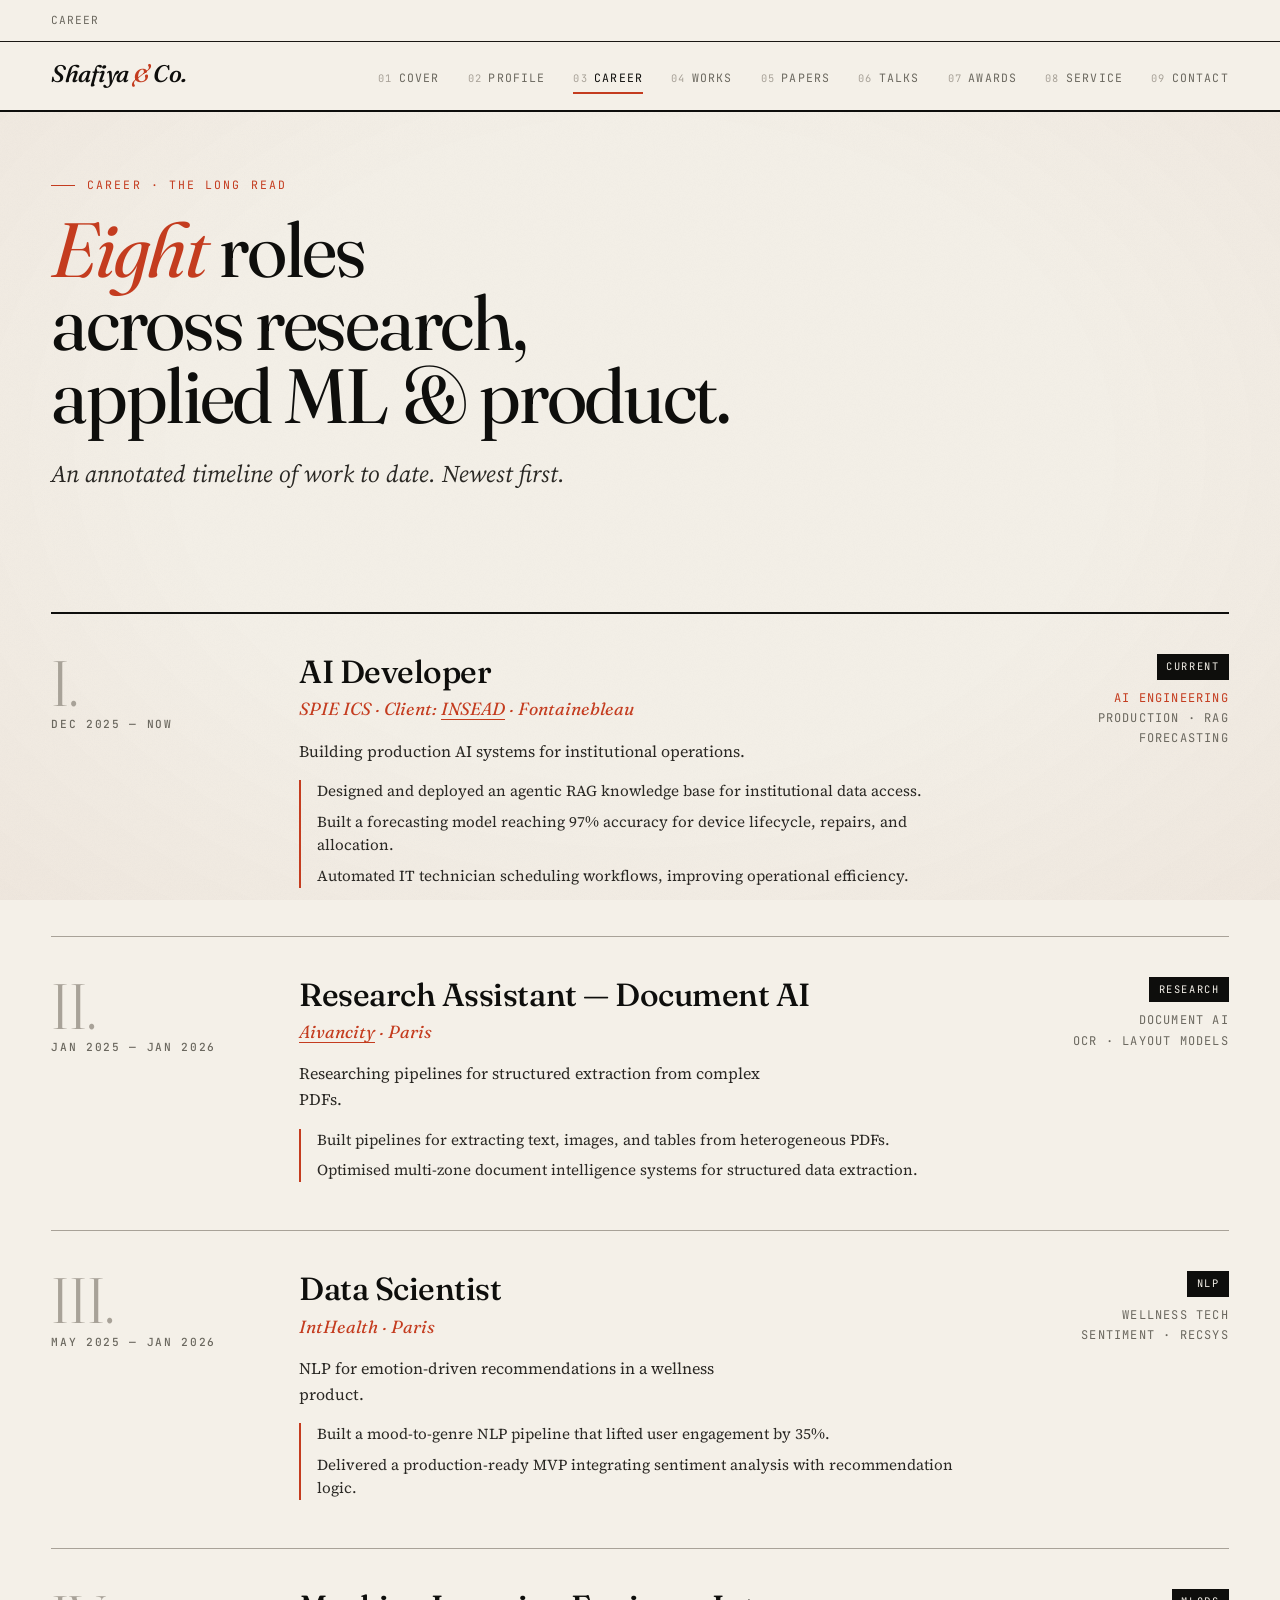
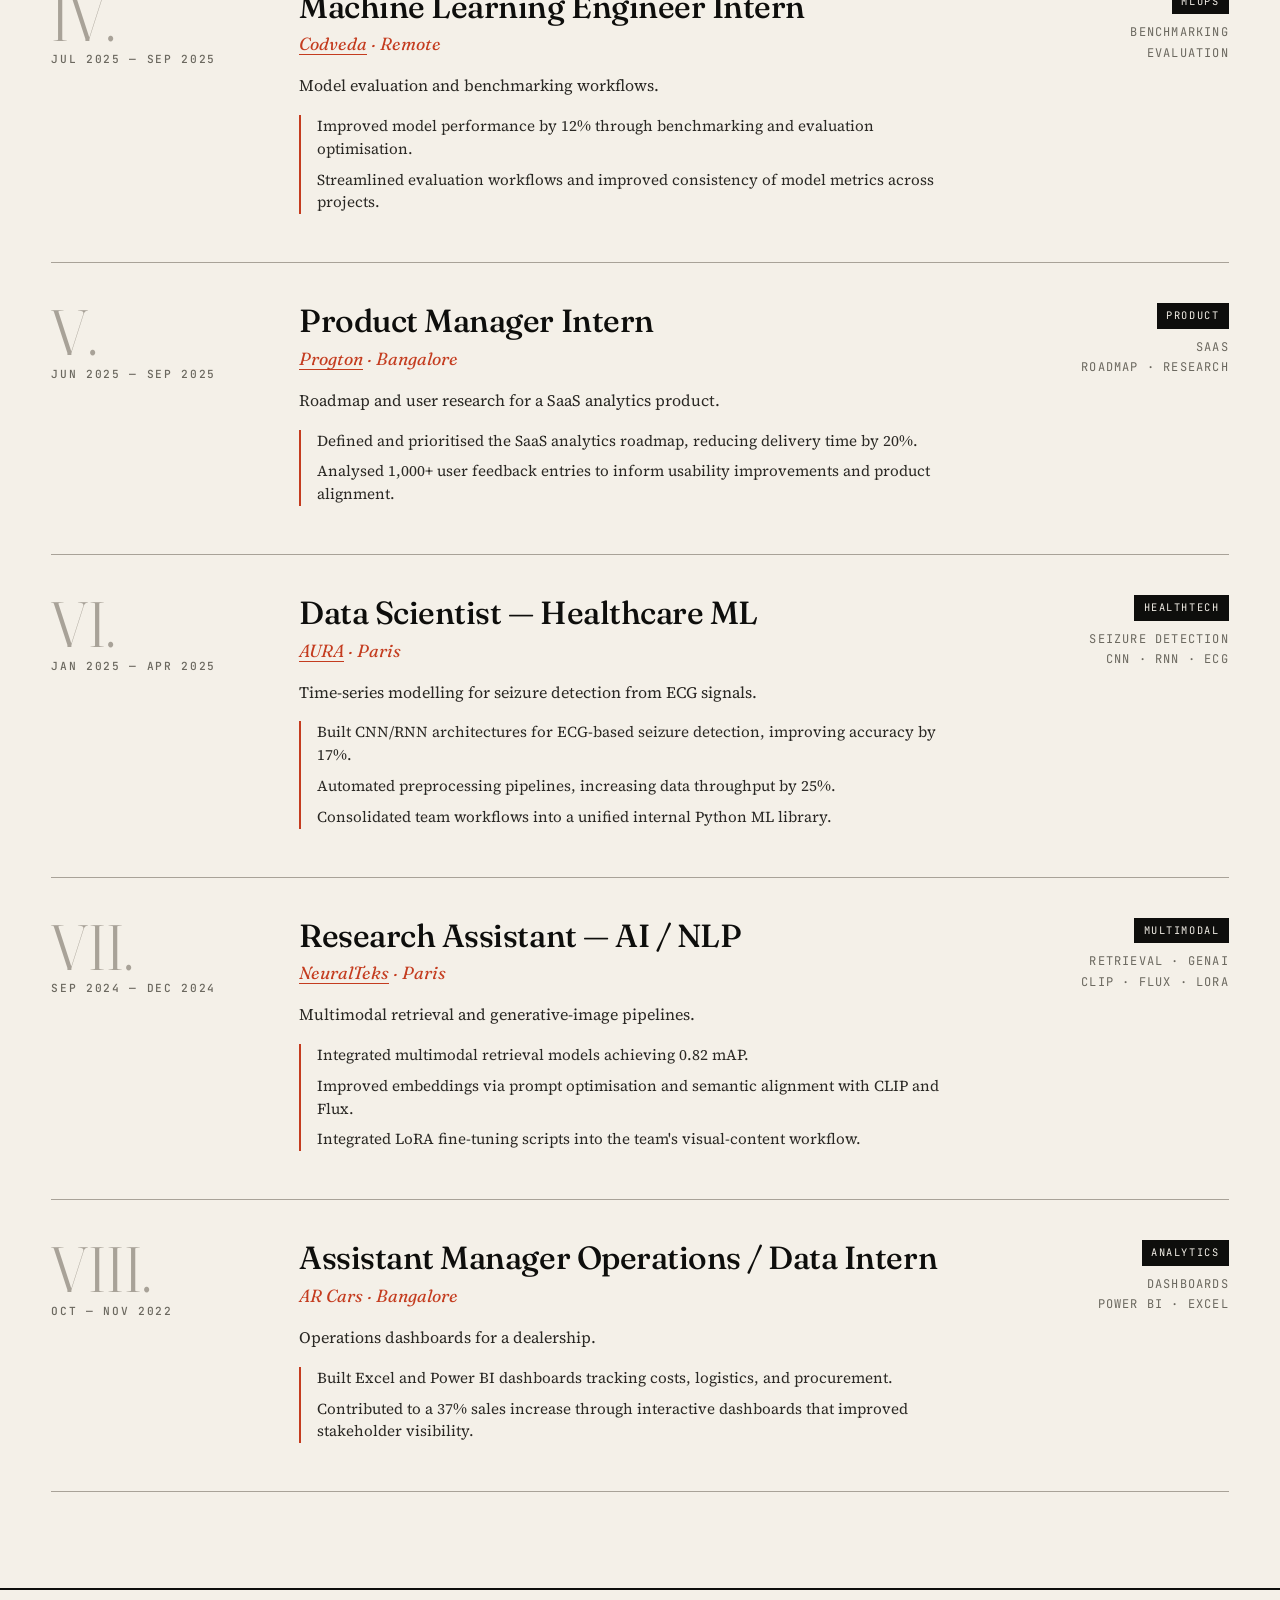
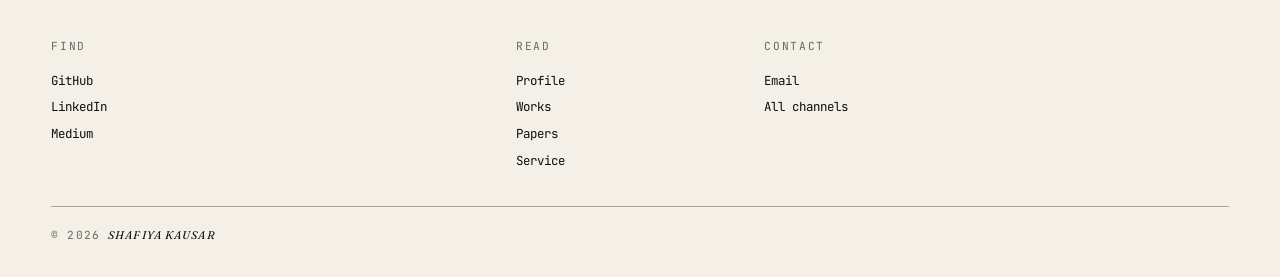
<file: experience.html>
<!DOCTYPE html>
<html lang="en">
<head>
<meta charset="UTF-8" />
<meta name="viewport" content="width=device-width, initial-scale=1.0" />
<title>Career — Shafiya Kausar</title>
<link rel="preconnect" href="https://fonts.googleapis.com" />
<link rel="preconnect" href="https://fonts.gstatic.com" crossorigin />
<link href="https://fonts.googleapis.com/css2?family=Fraunces:ital,opsz,wght@0,9..144,300;0,9..144,400;0,9..144,500;0,9..144,600;1,9..144,300;1,9..144,400;1,9..144,500&family=JetBrains+Mono:wght@400;500;600&family=Source+Serif+4:ital,opsz,wght@0,8..60,400;0,8..60,500;0,8..60,600;1,8..60,400&display=swap" rel="stylesheet" />
<link rel="stylesheet" href="styles.css" />
</head>
<body>

<header class="masthead">
  <div class="left">Career</div>
  <div class="center"></div>
  <div class="right"></div>
</header>

<nav class="spine">
  <a href="index.html" class="brand">Shafiya <span class="amp">&amp;</span> Co.</a>
  <button class="nav-toggle" aria-label="Toggle menu">Menu</button>
  <div class="nav-links">
    <a href="index.html">Cover</a>
    <a href="about.html">Profile</a>
    <a href="experience.html">Career</a>
    <a href="projects.html">Works</a>
    <a href="index.html#publications">Papers</a>
    <a href="index.html#talks">Talks</a>
    <a href="certifications.html">Awards</a>
    <a href="volunteering.html">Service</a>
    <a href="contact.html">Contact</a>
  </div>
</nav>

<main>

  <section class="page-header">
    <div class="kicker kicker-left"><span>Career · The Long Read</span></div>
    <h1 class="display-large"><em>Eight</em> roles<br/>across research,<br/>applied ML &amp; product.</h1>
    <p class="standfirst">An annotated timeline of work to date. Newest first.</p>
  </section>

  <div class="timeline">

    <div class="timeline-entry">
      <div class="entry-num">
        I.
        <span class="small">Dec 2025 — Now</span>
      </div>
      <div class="entry-body">
        <h3>AI Developer</h3>
        <div class="org">SPIE ICS · Client: <a href="https://www.insead.edu/" target="_blank" rel="noopener" class="org-link">INSEAD</a> · Fontainebleau</div>
        <p class="summary">Building production AI systems for institutional operations.</p>
        <ul>
          <li>Designed and deployed an agentic RAG knowledge base for institutional data access.</li>
          <li>Built a forecasting model reaching 97% accuracy for device lifecycle, repairs, and allocation.</li>
          <li>Automated IT technician scheduling workflows, improving operational efficiency.</li>
        </ul>
      </div>
      <div class="entry-side">
        <span class="tag">Current</span><br/>
        <span class="accent">AI Engineering</span><br/>
        Production · RAG<br/>
        Forecasting
      </div>
    </div>

    <div class="timeline-entry">
      <div class="entry-num">
        II.
        <span class="small">Jan 2025 — Jan 2026</span>
      </div>
      <div class="entry-body">
        <h3>Research Assistant — Document AI</h3>
        <div class="org"><a href="https://aivancity.ai/en" target="_blank" rel="noopener" class="org-link">Aivancity</a> · Paris</div>
        <p class="summary">Researching pipelines for structured extraction from complex PDFs.</p>
        <ul>
          <li>Built pipelines for extracting text, images, and tables from heterogeneous PDFs.</li>
          <li>Optimised multi-zone document intelligence systems for structured data extraction.</li>
        </ul>
      </div>
      <div class="entry-side">
        <span class="tag">Research</span><br/>
        Document AI<br/>
        OCR · Layout models
      </div>
    </div>

    <div class="timeline-entry">
      <div class="entry-num">
        III.
        <span class="small">May 2025 — Jan 2026</span>
      </div>
      <div class="entry-body">
        <h3>Data Scientist</h3>
        <div class="org">IntHealth · Paris</div>
        <p class="summary">NLP for emotion-driven recommendations in a wellness product.</p>
        <ul>
          <li>Built a mood-to-genre NLP pipeline that lifted user engagement by 35%.</li>
          <li>Delivered a production-ready MVP integrating sentiment analysis with recommendation logic.</li>
        </ul>
      </div>
      <div class="entry-side">
        <span class="tag">NLP</span><br/>
        Wellness tech<br/>
        Sentiment · Recsys
      </div>
    </div>

    <div class="timeline-entry">
      <div class="entry-num">
        IV.
        <span class="small">Jul 2025 — Sep 2025</span>
      </div>
      <div class="entry-body">
        <h3>Machine Learning Engineer Intern</h3>
        <div class="org"><a href="https://codveda.com/" target="_blank" rel="noopener" class="org-link">Codveda</a> · Remote</div>
        <p class="summary">Model evaluation and benchmarking workflows.</p>
        <ul>
          <li>Improved model performance by 12% through benchmarking and evaluation optimisation.</li>
          <li>Streamlined evaluation workflows and improved consistency of model metrics across projects.</li>
        </ul>
      </div>
      <div class="entry-side">
        <span class="tag">MLOps</span><br/>
        Benchmarking<br/>
        Evaluation
      </div>
    </div>

    <div class="timeline-entry">
      <div class="entry-num">
        V.
        <span class="small">Jun 2025 — Sep 2025</span>
      </div>
      <div class="entry-body">
        <h3>Product Manager Intern</h3>
        <div class="org"><a href="https://www.progton.com/" target="_blank" rel="noopener" class="org-link">Progton</a> · Bangalore</div>
        <p class="summary">Roadmap and user research for a SaaS analytics product.</p>
        <ul>
          <li>Defined and prioritised the SaaS analytics roadmap, reducing delivery time by 20%.</li>
          <li>Analysed 1,000+ user feedback entries to inform usability improvements and product alignment.</li>
        </ul>
      </div>
      <div class="entry-side">
        <span class="tag">Product</span><br/>
        SaaS<br/>
        Roadmap · Research
      </div>
    </div>

    <div class="timeline-entry">
      <div class="entry-num">
        VI.
        <span class="small">Jan 2025 — Apr 2025</span>
      </div>
      <div class="entry-body">
        <h3>Data Scientist — Healthcare ML</h3>
        <div class="org"><a href="https://www.aura.healthcare/" target="_blank" rel="noopener" class="org-link">AURA</a> · Paris</div>
        <p class="summary">Time-series modelling for seizure detection from ECG signals.</p>
        <ul>
          <li>Built CNN/RNN architectures for ECG-based seizure detection, improving accuracy by 17%.</li>
          <li>Automated preprocessing pipelines, increasing data throughput by 25%.</li>
          <li>Consolidated team workflows into a unified internal Python ML library.</li>
        </ul>
      </div>
      <div class="entry-side">
        <span class="tag">Healthtech</span><br/>
        Seizure detection<br/>
        CNN · RNN · ECG
      </div>
    </div>

    <div class="timeline-entry">
      <div class="entry-num">
        VII.
        <span class="small">Sep 2024 — Dec 2024</span>
      </div>
      <div class="entry-body">
        <h3>Research Assistant — AI / NLP</h3>
        <div class="org"><a href="https://neuralteks.com/" target="_blank" rel="noopener" class="org-link">NeuralTeks</a> · Paris</div>
        <p class="summary">Multimodal retrieval and generative-image pipelines.</p>
        <ul>
          <li>Integrated multimodal retrieval models achieving 0.82 mAP.</li>
          <li>Improved embeddings via prompt optimisation and semantic alignment with CLIP and Flux.</li>
          <li>Integrated LoRA fine-tuning scripts into the team's visual-content workflow.</li>
        </ul>
      </div>
      <div class="entry-side">
        <span class="tag">Multimodal</span><br/>
        Retrieval · GenAI<br/>
        CLIP · Flux · LoRA
      </div>
    </div>

    <div class="timeline-entry">
      <div class="entry-num">
        VIII.
        <span class="small">Oct — Nov 2022</span>
      </div>
      <div class="entry-body">
        <h3>Assistant Manager Operations / Data Intern</h3>
        <div class="org">AR Cars · Bangalore</div>
        <p class="summary">Operations dashboards for a dealership.</p>
        <ul>
          <li>Built Excel and Power BI dashboards tracking costs, logistics, and procurement.</li>
          <li>Contributed to a 37% sales increase through interactive dashboards that improved stakeholder visibility.</li>
        </ul>
      </div>
      <div class="entry-side">
        <span class="tag">Analytics</span><br/>
        Dashboards<br/>
        Power BI · Excel
      </div>
    </div>

  </div>

</main>

<footer class="colophon">
  <div class="colophon-grid">
    <div>
      <div class="col-title">Find</div>
      <a href="https://github.com/Shafiya0101" target="_blank" rel="noopener">GitHub</a>
      <a href="https://www.linkedin.com/in/kausarshafiya1/" target="_blank" rel="noopener">LinkedIn</a>
      <a href="https://medium.com/@fnusk" target="_blank" rel="noopener">Medium</a>
    </div>
    <div>
      <div class="col-title">Read</div>
      <a href="about.html">Profile</a>
      <a href="projects.html">Works</a>
    <a href="index.html#publications">Papers</a>
      <a href="volunteering.html">Service</a>
    </div>
    <div>
      <div class="col-title">Contact</div>
      <a href="mailto:shafiya.kausar@aivancity.education">Email</a>
      <a href="contact.html">All channels</a>
    </div>
  </div>
  <div class="colophon-bottom">
    <span class="imprint">© 2026 <em>Shafiya Kausar</em></span>
  </div>
</footer>


<script src="script.js"></script>
</body>
</html>
</file>
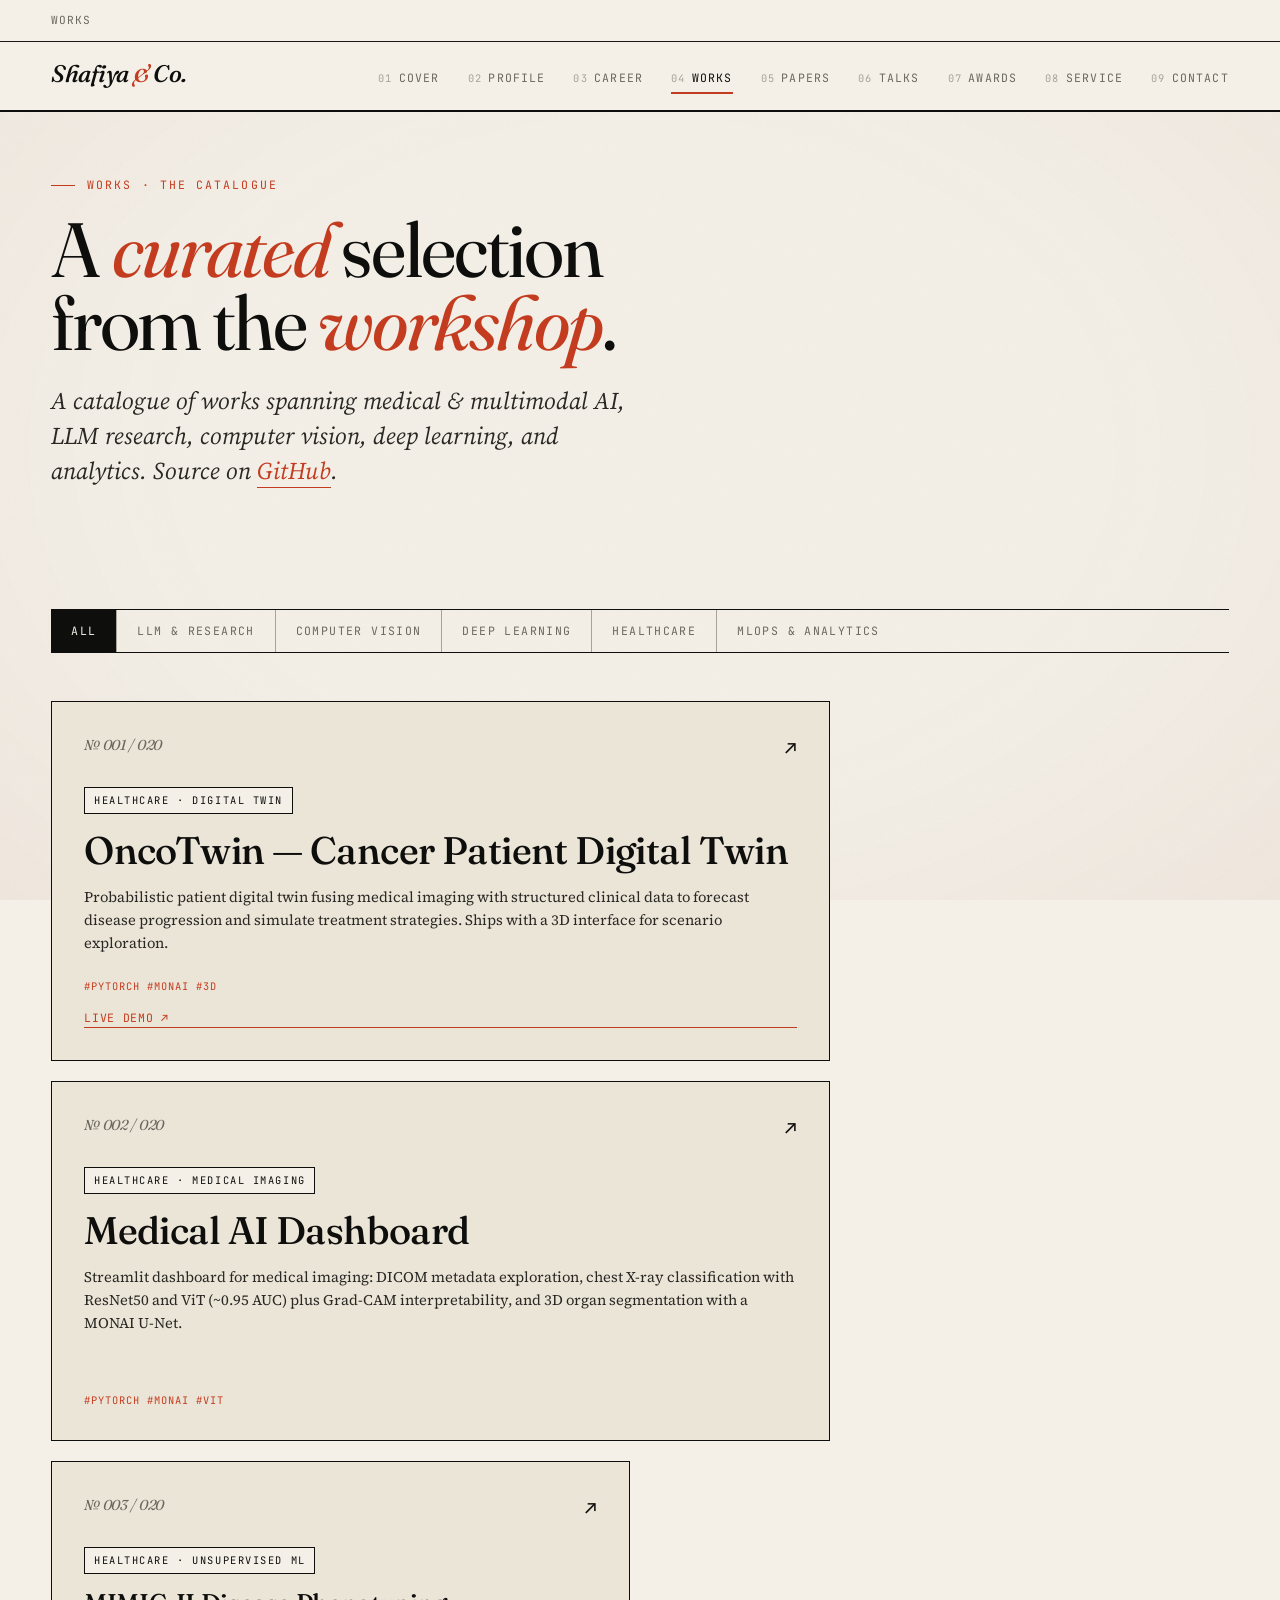
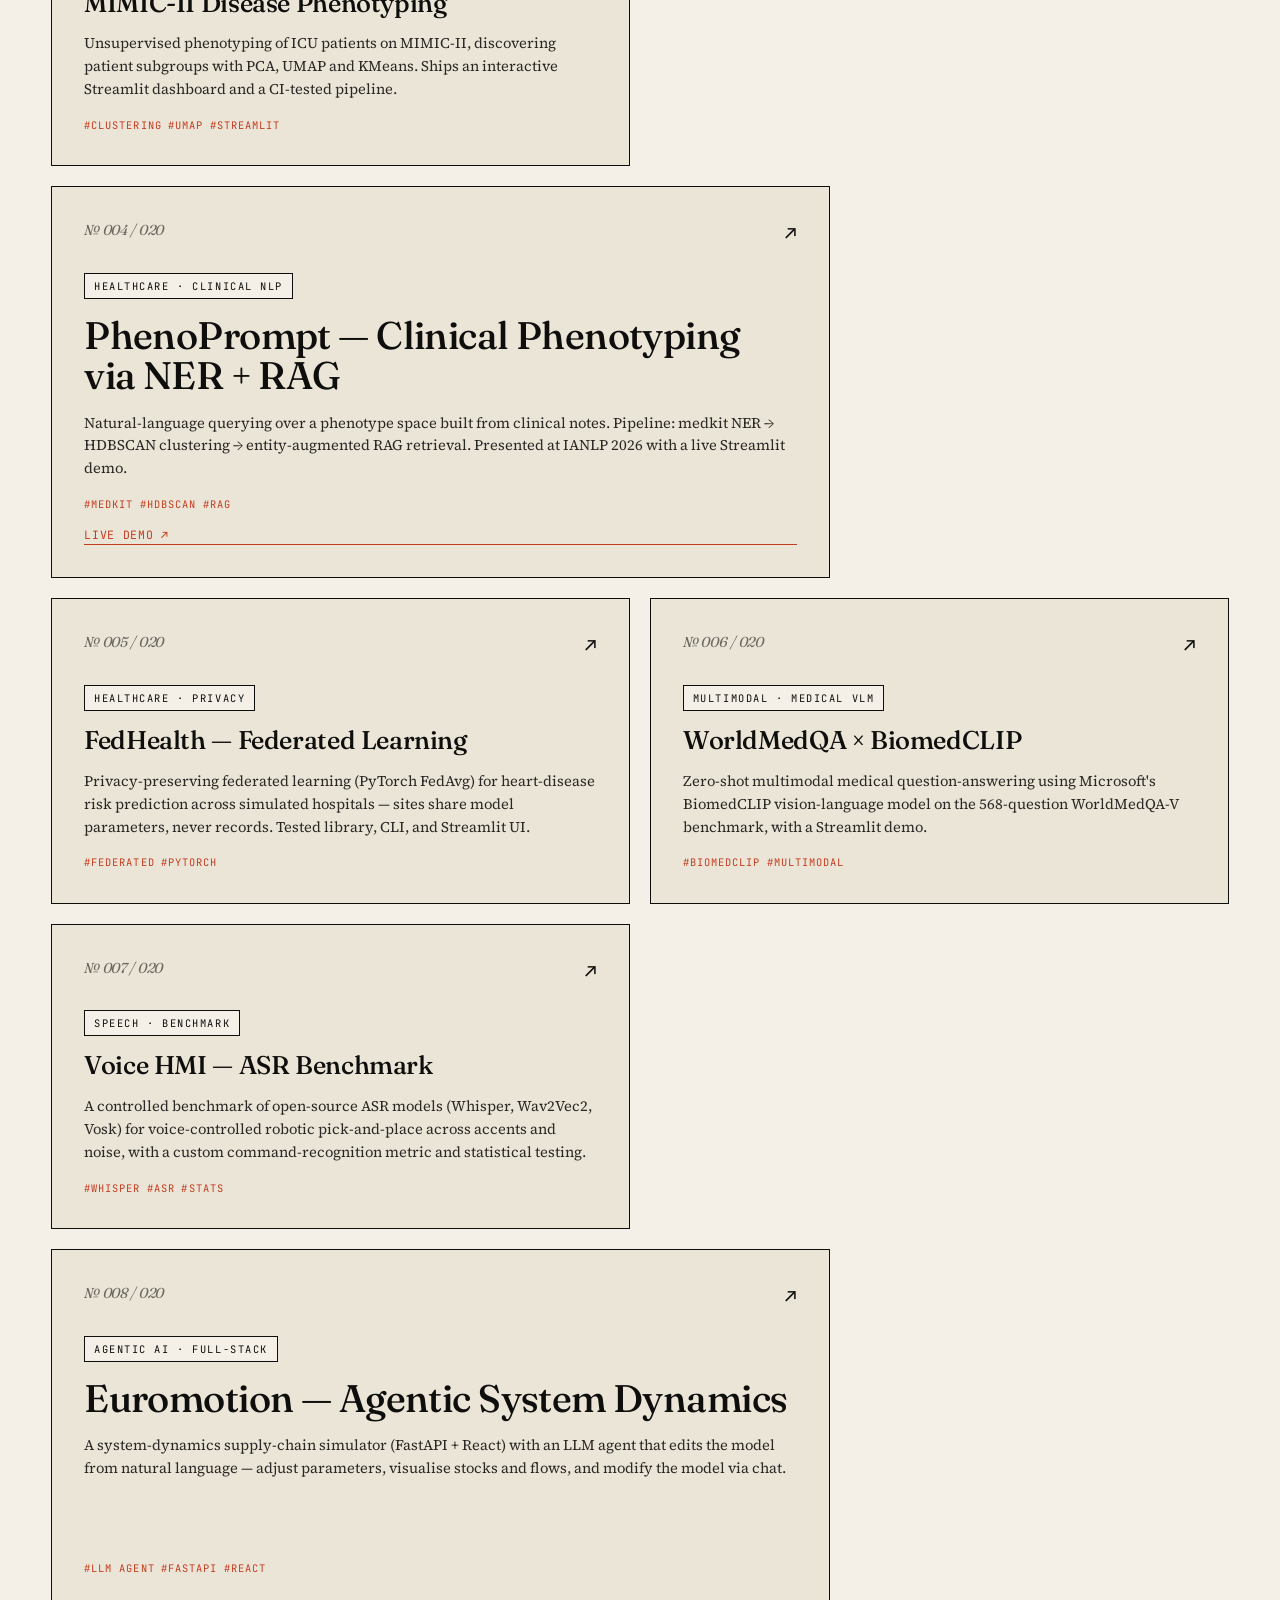
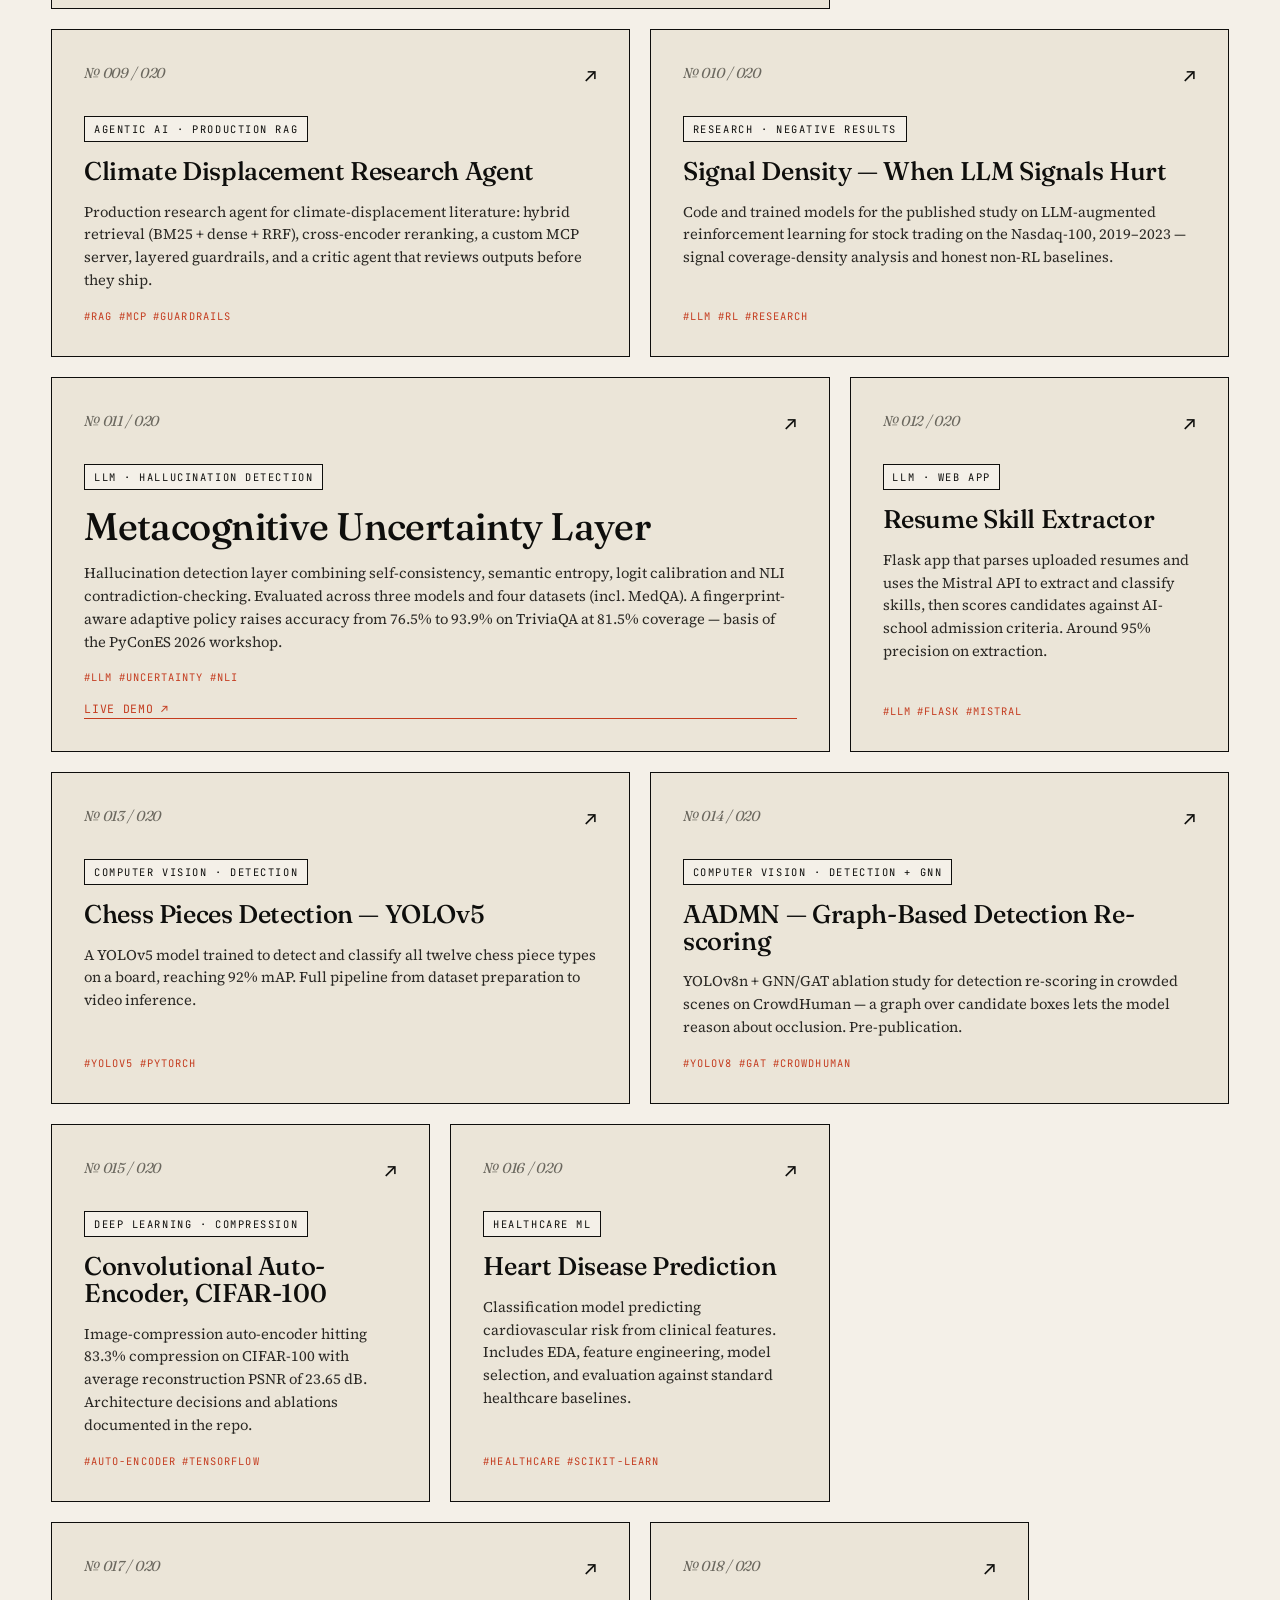
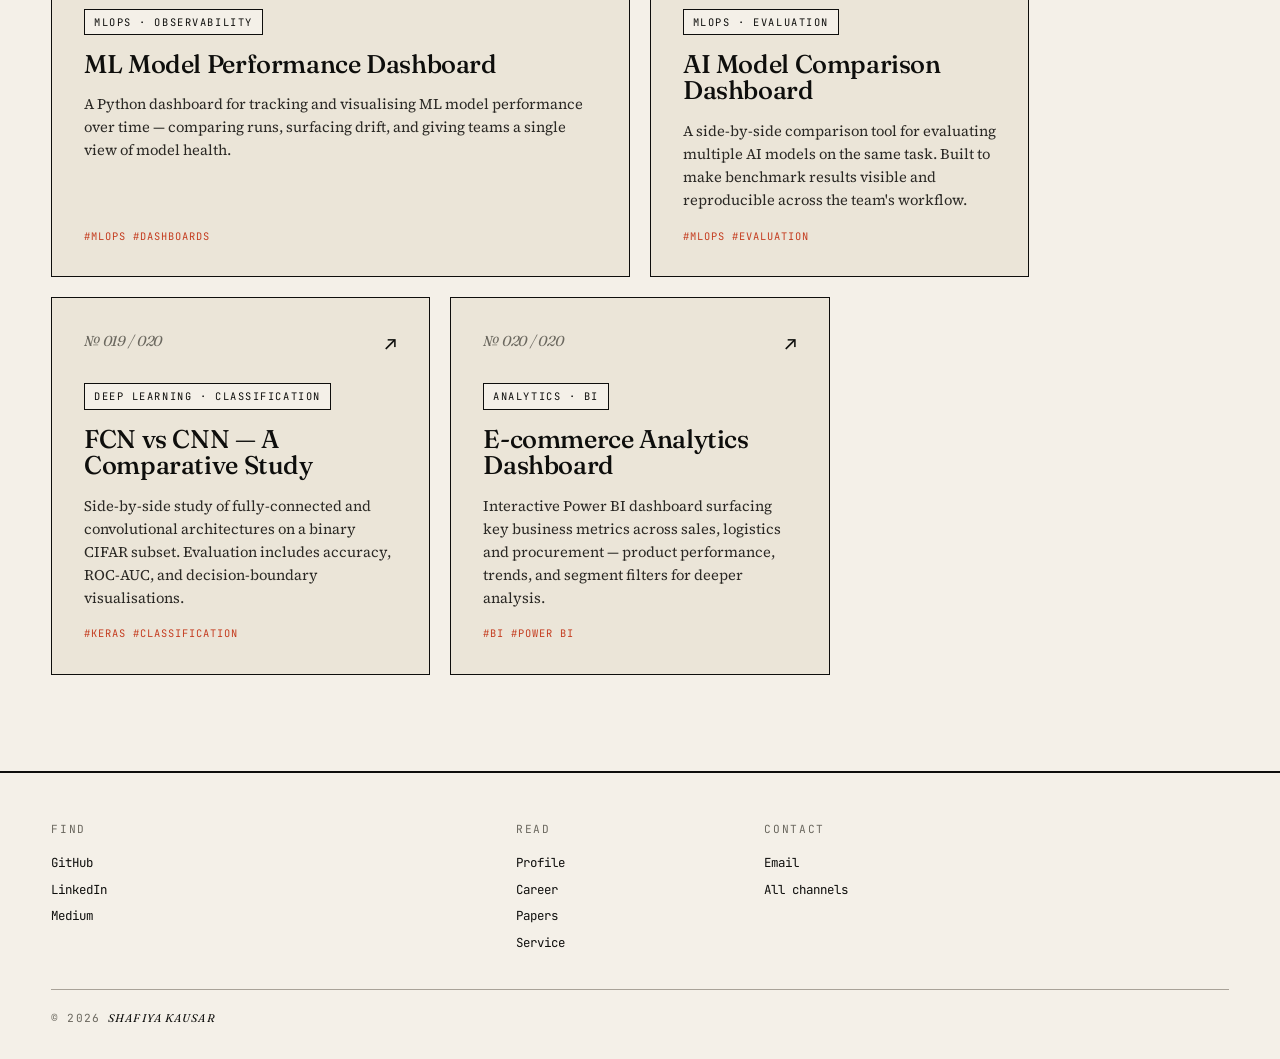
<file: projects.html>
<!DOCTYPE html>
<html lang="en">
<head>
<meta charset="UTF-8" />
<meta name="viewport" content="width=device-width, initial-scale=1.0" />
<title>Works — Shafiya Kausar</title>
<link rel="preconnect" href="https://fonts.googleapis.com" />
<link rel="preconnect" href="https://fonts.gstatic.com" crossorigin />
<link href="https://fonts.googleapis.com/css2?family=Fraunces:ital,opsz,wght@0,9..144,300;0,9..144,400;0,9..144,500;0,9..144,600;1,9..144,300;1,9..144,400;1,9..144,500&family=JetBrains+Mono:wght@400;500;600&family=Source+Serif+4:ital,opsz,wght@0,8..60,400;0,8..60,500;0,8..60,600;1,8..60,400&display=swap" rel="stylesheet" />
<link rel="stylesheet" href="styles.css" />
</head>
<body>

<header class="masthead">
  <div class="left">Works</div>
  <div class="center"></div>
  <div class="right"></div>
</header>

<nav class="spine">
  <a href="index.html" class="brand">Shafiya <span class="amp">&amp;</span> Co.</a>
  <button class="nav-toggle" aria-label="Toggle menu">Menu</button>
  <div class="nav-links">
    <a href="index.html">Cover</a>
    <a href="about.html">Profile</a>
    <a href="experience.html">Career</a>
    <a href="projects.html">Works</a>
    <a href="index.html#publications">Papers</a>
    <a href="index.html#talks">Talks</a>
    <a href="certifications.html">Awards</a>
    <a href="volunteering.html">Service</a>
    <a href="contact.html">Contact</a>
  </div>
</nav>

<main>

  <section class="page-header">
    <div class="kicker kicker-left"><span>Works · The Catalogue</span></div>
    <h1 class="display-large">A <em>curated</em> selection<br/>from the <em>workshop</em>.</h1>
    <p class="standfirst">A catalogue of works spanning medical &amp; multimodal AI, LLM research, computer vision, deep learning, and analytics. Source on <a href="https://github.com/Shafiya0101" target="_blank" rel="noopener" style="color:var(--accent); border-bottom:1px solid var(--accent);">GitHub</a>.</p>
  </section>

  <div class="filter-strip">
    <button class="active" data-filter="all">All</button>
    <button data-filter="llm">LLM &amp; Research</button>
    <button data-filter="cv">Computer Vision</button>
    <button data-filter="dl">Deep Learning</button>
    <button data-filter="health">Healthcare</button>
    <button data-filter="mlops">MLOps &amp; Analytics</button>
  </div>

  <div class="gallery" id="gallery"></div>

</main>

<footer class="colophon">
  <div class="colophon-grid">
    <div>
      <div class="col-title">Find</div>
      <a href="https://github.com/Shafiya0101" target="_blank" rel="noopener">GitHub</a>
      <a href="https://www.linkedin.com/in/kausarshafiya1/" target="_blank" rel="noopener">LinkedIn</a>
      <a href="https://medium.com/@fnusk" target="_blank" rel="noopener">Medium</a>
    </div>
    <div>
      <div class="col-title">Read</div>
      <a href="about.html">Profile</a>
      <a href="experience.html">Career</a>
      <a href="index.html#publications">Papers</a>
      <a href="volunteering.html">Service</a>
    </div>
    <div>
      <div class="col-title">Contact</div>
      <a href="mailto:shafiya.kausar@aivancity.education">Email</a>
      <a href="contact.html">All channels</a>
    </div>
  </div>
  <div class="colophon-bottom">
    <span class="imprint">© 2026 <em>Shafiya Kausar</em></span>
  </div>
</footer>


<script>
  const projects = [
    {
      title: "OncoTwin \u2014 Cancer Patient Digital Twin",
      cat: "Healthcare \u00b7 Digital Twin",
      desc: "Probabilistic patient digital twin fusing medical imaging with structured clinical data to forecast disease progression and simulate treatment strategies. Ships with a 3D interface for scenario exploration.",
      tags: ["PyTorch", "MONAI", "3D"],
      cats: ["health", "dl", "cv"],
      size: "large",
      link: "https://github.com/Shafiya0101/oncotwin",
      demo: "https://shafiya0101.github.io/oncotwin/"
    },
    {
      title: "Medical AI Dashboard",
      cat: "Healthcare \u00b7 Medical Imaging",
      desc: "Streamlit dashboard for medical imaging: DICOM metadata exploration, chest X-ray classification with ResNet50 and ViT (~0.95 AUC) plus Grad-CAM interpretability, and 3D organ segmentation with a MONAI U-Net.",
      tags: ["PyTorch", "MONAI", "ViT"],
      cats: ["health", "cv", "dl"],
      size: "large",
      link: "https://github.com/Shafiya0101/medical-ai-dashboard"
    },
    {
      title: "MIMIC-II Disease Phenotyping",
      cat: "Healthcare \u00b7 Unsupervised ML",
      desc: "Unsupervised phenotyping of ICU patients on MIMIC-II, discovering patient subgroups with PCA, UMAP and KMeans. Ships an interactive Streamlit dashboard and a CI-tested pipeline.",
      tags: ["clustering", "UMAP", "Streamlit"],
      cats: ["health", "mlops"],
      size: "medium",
      link: "https://github.com/Shafiya0101/mimic-phenotyping"
    },
    {
      title: "PhenoPrompt \u2014 Clinical Phenotyping via NER + RAG",
      cat: "Healthcare \u00b7 Clinical NLP",
      desc: "Natural-language querying over a phenotype space built from clinical notes. Pipeline: medkit NER \u2192 HDBSCAN clustering \u2192 entity-augmented RAG retrieval. Presented at IANLP 2026 with a live Streamlit demo.",
      tags: ["medkit", "HDBSCAN", "RAG"],
      cats: ["health", "llm"],
      size: "large",
      link: "https://github.com/Shafiya0101/phenoprompt",
      demo: "https://phenoprompt-skausar-aivancity.streamlit.app/"
    },
    {
      title: "FedHealth \u2014 Federated Learning",
      cat: "Healthcare \u00b7 Privacy",
      desc: "Privacy-preserving federated learning (PyTorch FedAvg) for heart-disease risk prediction across simulated hospitals \u2014 sites share model parameters, never records. Tested library, CLI, and Streamlit UI.",
      tags: ["federated", "PyTorch"],
      cats: ["health", "dl"],
      size: "medium",
      link: "https://github.com/Shafiya0101/fedhealth"
    },
    {
      title: "WorldMedQA \u00d7 BiomedCLIP",
      cat: "Multimodal \u00b7 Medical VLM",
      desc: "Zero-shot multimodal medical question-answering using Microsoft's BiomedCLIP vision-language model on the 568-question WorldMedQA-V benchmark, with a Streamlit demo.",
      tags: ["BiomedCLIP", "multimodal"],
      cats: ["llm", "health", "cv"],
      size: "medium",
      link: "https://github.com/Shafiya0101/worldmedqa-biomedclip"
    },
    {
      title: "Voice HMI \u2014 ASR Benchmark",
      cat: "Speech \u00b7 Benchmark",
      desc: "A controlled benchmark of open-source ASR models (Whisper, Wav2Vec2, Vosk) for voice-controlled robotic pick-and-place across accents and noise, with a custom command-recognition metric and statistical testing.",
      tags: ["Whisper", "ASR", "stats"],
      cats: ["llm", "mlops"],
      size: "medium",
      link: "https://github.com/Shafiya0101/voice_hmi_benchmark"
    },
    {
      title: "Euromotion \u2014 Agentic System Dynamics",
      cat: "Agentic AI \u00b7 Full-Stack",
      desc: "A system-dynamics supply-chain simulator (FastAPI + React) with an LLM agent that edits the model from natural language \u2014 adjust parameters, visualise stocks and flows, and modify the model via chat.",
      tags: ["LLM agent", "FastAPI", "React"],
      cats: ["llm", "mlops"],
      size: "large",
      link: "https://github.com/Shafiya0101/euromotion-system-dynamics"
    },
    {
      title: "Climate Displacement Research Agent",
      cat: "Agentic AI \u00b7 Production RAG",
      desc: "Production research agent for climate-displacement literature: hybrid retrieval (BM25 + dense + RRF), cross-encoder reranking, a custom MCP server, layered guardrails, and a critic agent that reviews outputs before they ship.",
      tags: ["RAG", "MCP", "guardrails"],
      cats: ["llm", "mlops"],
      size: "medium",
      link: "https://github.com/Shafiya0101/climate-displacement-agent"
    },
    {
      title: "Signal Density \u2014 When LLM Signals Hurt",
      cat: "Research \u00b7 Negative Results",
      desc: "Code and trained models for the published study on LLM-augmented reinforcement learning for stock trading on the Nasdaq-100, 2019\u20132023 \u2014 signal coverage-density analysis and honest non-RL baselines.",
      tags: ["LLM", "RL", "research"],
      cats: ["llm"],
      size: "medium",
      link: "https://github.com/Shafiya0101/llm-rl-trading-multiseed"
    },
    {
      title: "Metacognitive Uncertainty Layer",
      cat: "LLM \u00b7 Hallucination Detection",
      desc: "Hallucination detection layer combining self-consistency, semantic entropy, logit calibration and NLI contradiction-checking. Evaluated across three models and four datasets (incl. MedQA). A fingerprint-aware adaptive policy raises accuracy from 76.5% to 93.9% on TriviaQA at 81.5% coverage \u2014 basis of the PyConES 2026 workshop.",
      tags: ["LLM", "uncertainty", "NLI"],
      cats: ["llm"],
      size: "large",
      link: "https://github.com/Shafiya0101/metacognitive-uncertainty-layer",
      demo: "https://huggingface.co/spaces/Shafiya1234/metacognitive-uncertainty-layer"
    },
    {
      title: "Resume Skill Extractor",
      cat: "LLM \u00b7 Web App",
      desc: "Flask app that parses uploaded resumes and uses the Mistral API to extract and classify skills, then scores candidates against AI-school admission criteria. Around 95% precision on extraction.",
      tags: ["LLM", "Flask", "Mistral"],
      cats: ["llm"],
      size: "small",
      link: "https://github.com/Shafiya0101/Resume-Extractor"
    },
    {
      title: "Chess Pieces Detection \u2014 YOLOv5",
      cat: "Computer Vision \u00b7 Detection",
      desc: "A YOLOv5 model trained to detect and classify all twelve chess piece types on a board, reaching 92% mAP. Full pipeline from dataset preparation to video inference.",
      tags: ["YOLOv5", "PyTorch"],
      cats: ["cv"],
      size: "medium",
      link: "https://github.com/Shafiya0101/Chess_Pieces_Detection--YOLO-v5"
    },
    {
      title: "AADMN \u2014 Graph-Based Detection Re-scoring",
      cat: "Computer Vision \u00b7 Detection + GNN",
      desc: "YOLOv8n + GNN/GAT ablation study for detection re-scoring in crowded scenes on CrowdHuman \u2014 a graph over candidate boxes lets the model reason about occlusion. Pre-publication.",
      tags: ["YOLOv8", "GAT", "CrowdHuman"],
      cats: ["cv", "dl"],
      size: "medium",
      link: "https://github.com/Shafiya0101/aadmn-graph-rescoring"
    },
    {
      title: "Convolutional Auto-Encoder, CIFAR-100",
      cat: "Deep Learning \u00b7 Compression",
      desc: "Image-compression auto-encoder hitting 83.3% compression on CIFAR-100 with average reconstruction PSNR of 23.65 dB. Architecture decisions and ablations documented in the repo.",
      tags: ["auto-encoder", "TensorFlow"],
      cats: ["cv", "dl"],
      size: "small",
      link: "https://github.com/Shafiya0101/Convolutional-AutoEncoder-for-Cifar-dataset"
    },
    {
      title: "Heart Disease Prediction",
      cat: "Healthcare ML",
      desc: "Classification model predicting cardiovascular risk from clinical features. Includes EDA, feature engineering, model selection, and evaluation against standard healthcare baselines.",
      tags: ["healthcare", "scikit-learn"],
      cats: ["health", "dl"],
      size: "small",
      link: "https://github.com/Shafiya0101/Heart-Disease-Prediction"
    },
    {
      title: "ML Model Performance Dashboard",
      cat: "MLOps \u00b7 Observability",
      desc: "A Python dashboard for tracking and visualising ML model performance over time \u2014 comparing runs, surfacing drift, and giving teams a single view of model health.",
      tags: ["MLOps", "dashboards"],
      cats: ["mlops"],
      size: "medium",
      link: "https://github.com/Shafiya0101/ML_Model_Performance_Dashboard"
    },
    {
      title: "AI Model Comparison Dashboard",
      cat: "MLOps \u00b7 Evaluation",
      desc: "A side-by-side comparison tool for evaluating multiple AI models on the same task. Built to make benchmark results visible and reproducible across the team's workflow.",
      tags: ["MLOps", "evaluation"],
      cats: ["mlops"],
      size: "small",
      link: "https://github.com/Shafiya0101/AI_Model_Comparison_Dashboard"
    },
    {
      title: "FCN vs CNN \u2014 A Comparative Study",
      cat: "Deep Learning \u00b7 Classification",
      desc: "Side-by-side study of fully-connected and convolutional architectures on a binary CIFAR subset. Evaluation includes accuracy, ROC-AUC, and decision-boundary visualisations.",
      tags: ["Keras", "classification"],
      cats: ["dl"],
      size: "small",
      link: "https://github.com/Shafiya0101/Building-a-NN-Classifier"
    },
    {
      title: "E-commerce Analytics Dashboard",
      cat: "Analytics \u00b7 BI",
      desc: "Interactive Power BI dashboard surfacing key business metrics across sales, logistics and procurement \u2014 product performance, trends, and segment filters for deeper analysis.",
      tags: ["BI", "Power BI"],
      cats: ["mlops"],
      size: "small",
      link: "https://github.com/Shafiya0101/E-commerce-Dashboard-"
    }
  ];

  const gallery = document.getElementById('gallery');
  function pad(n) { return String(n).padStart(3, '0'); }

  function render(filter = 'all') {
    gallery.innerHTML = '';
    const filtered = filter === 'all' ? projects : projects.filter(p => p.cats.includes(filter));
    filtered.forEach((p, i) => {
      const a = document.createElement('a');
      a.className = `gallery-item gi-${p.size}`;
      a.href = p.link;
      a.target = '_blank';
      a.rel = 'noopener';
      a.innerHTML = `
        <div class="gi-top">
          <span class="gi-num">№ ${pad(i + 1)} / ${pad(filtered.length)}</span>
          <span class="gi-arrow">↗</span>
        </div>
        <span class="gi-cat">${p.cat}</span>
        <h3 class="gi-title">${p.title}</h3>
        <p class="gi-desc">${p.desc}</p>
        <div class="gi-tags">${p.tags.map(t => `<span class="gi-tag">${t}</span>`).join('')}</div>
        ${p.demo ? `<span class="gi-demo" role="link" tabindex="0" data-demo="${p.demo}" style="display:inline-block;margin-top:.9rem;font-family:'JetBrains Mono',monospace;font-size:.72rem;letter-spacing:.06em;text-transform:uppercase;color:var(--accent);border-bottom:1px solid var(--accent);cursor:pointer;">Live demo ↗</span>` : ''}
      `;
      const d = a.querySelector('.gi-demo');
      if (d) {
        const open = e => { e.preventDefault(); e.stopPropagation(); window.open(d.dataset.demo, '_blank', 'noopener'); };
        d.addEventListener('click', open);
        d.addEventListener('keydown', e => { if (e.key === 'Enter') open(e); });
      }
      gallery.appendChild(a);
      requestAnimationFrame(() => a.classList.add('is-visible'));
    });
  }

  render();
  document.querySelectorAll('.filter-strip button').forEach(btn => {
    btn.addEventListener('click', () => {
      document.querySelectorAll('.filter-strip button').forEach(b => b.classList.remove('active'));
      btn.classList.add('active');
      render(btn.dataset.filter);
    });
  });
</script>

<script src="script.js"></script>
</body>
</html>
</file>
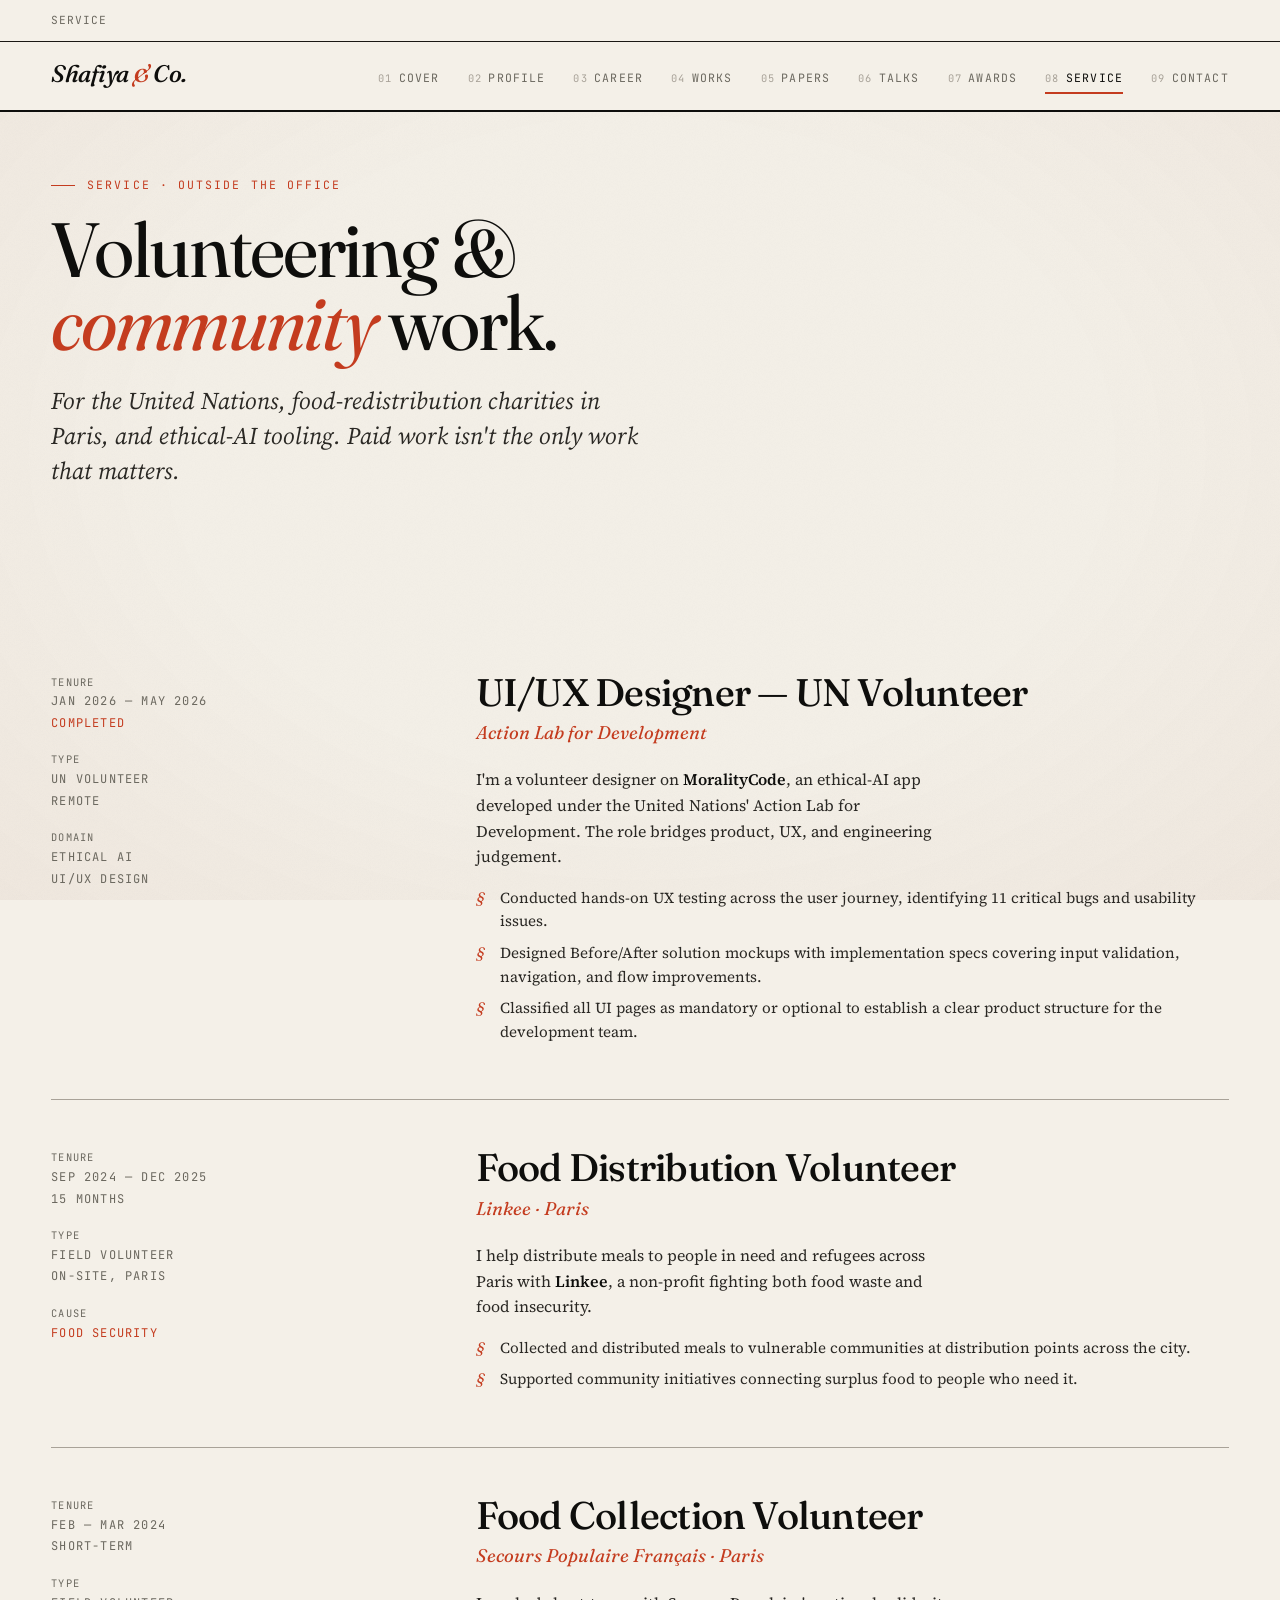
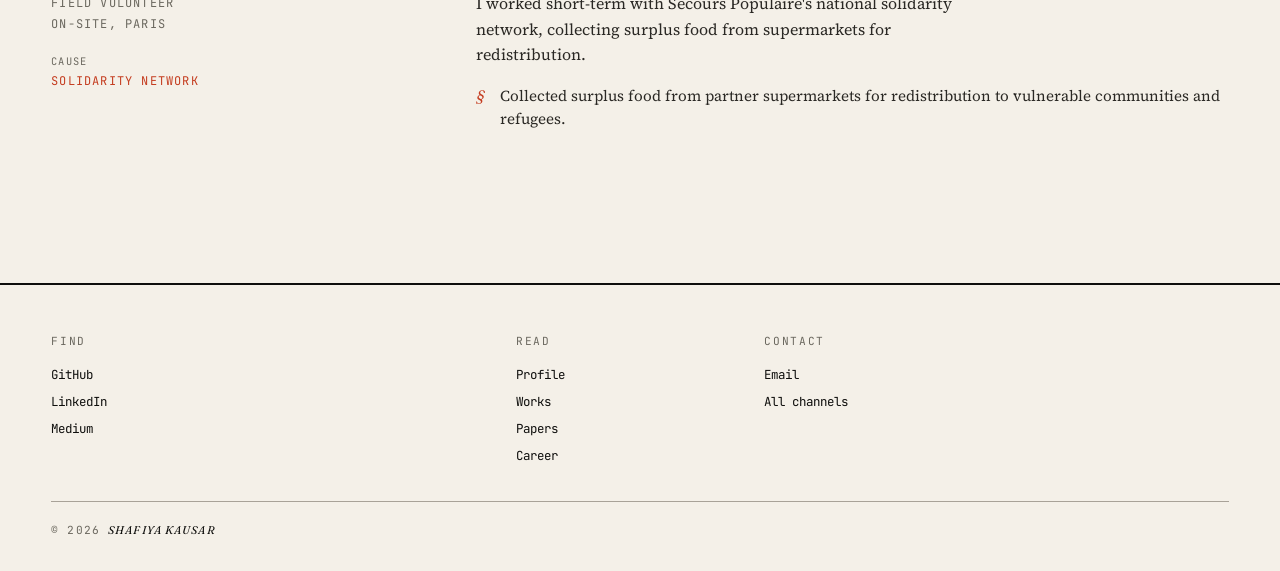
<file: volunteering.html>
<!DOCTYPE html>
<html lang="en">
<head>
<meta charset="UTF-8" />
<meta name="viewport" content="width=device-width, initial-scale=1.0" />
<title>Service — Shafiya Kausar</title>
<link rel="preconnect" href="https://fonts.googleapis.com" />
<link rel="preconnect" href="https://fonts.gstatic.com" crossorigin />
<link href="https://fonts.googleapis.com/css2?family=Fraunces:ital,opsz,wght@0,9..144,300;0,9..144,400;0,9..144,500;0,9..144,600;1,9..144,300;1,9..144,400;1,9..144,500&family=JetBrains+Mono:wght@400;500;600&family=Source+Serif+4:ital,opsz,wght@0,8..60,400;0,8..60,500;0,8..60,600;1,8..60,400&display=swap" rel="stylesheet" />
<link rel="stylesheet" href="styles.css" />
</head>
<body>

<header class="masthead">
  <div class="left">Service</div>
  <div class="center"></div>
  <div class="right"></div>
</header>

<nav class="spine">
  <a href="index.html" class="brand">Shafiya <span class="amp">&amp;</span> Co.</a>
  <button class="nav-toggle" aria-label="Toggle menu">Menu</button>
  <div class="nav-links">
    <a href="index.html">Cover</a>
    <a href="about.html">Profile</a>
    <a href="experience.html">Career</a>
    <a href="projects.html">Works</a>
    <a href="index.html#publications">Papers</a>
    <a href="index.html#talks">Talks</a>
    <a href="certifications.html">Awards</a>
    <a href="volunteering.html">Service</a>
    <a href="contact.html">Contact</a>
  </div>
</nav>

<main>

  <section class="page-header">
    <div class="kicker kicker-left"><span>Service · Outside the office</span></div>
    <h1 class="display-large">Volunteering &amp;<br/><em>community</em> work.</h1>
    <p class="standfirst">For the United Nations, food-redistribution charities in Paris, and ethical-AI tooling. Paid work isn't the only work that matters.</p>
  </section>

  <div style="margin-top: 3rem;">

    <article class="profile-piece">
      <div class="profile-meta">
        <span class="label">Tenure</span>
        Jan 2026 — May 2026<br/>
        <span class="accent">Completed</span>

        <span class="label">Type</span>
        UN Volunteer<br/>
        Remote

        <span class="label">Domain</span>
        Ethical AI<br/>
        UI/UX Design
      </div>

      <div class="profile-content">
        <h3>UI/UX Designer — UN Volunteer</h3>
        <div class="org-name"><a href="https://www.actlabs4dev.org/" target="_blank" rel="noopener" class="org-link">Action Lab for Development</a></div>
        <p>
          I'm a volunteer designer on <strong>MoralityCode</strong>, an ethical-AI app developed under the United Nations' Action Lab for Development. The role bridges product, UX, and engineering judgement.
        </p>
        <ul>
          <li>Conducted hands-on UX testing across the user journey, identifying 11 critical bugs and usability issues.</li>
          <li>Designed Before/After solution mockups with implementation specs covering input validation, navigation, and flow improvements.</li>
          <li>Classified all UI pages as mandatory or optional to establish a clear product structure for the development team.</li>
        </ul>
      </div>
    </article>

    <article class="profile-piece">
      <div class="profile-meta">
        <span class="label">Tenure</span>
        Sep 2024 — Dec 2025<br/>
        15 months

        <span class="label">Type</span>
        Field volunteer<br/>
        On-site, Paris

        <span class="label">Cause</span>
        <span class="accent">Food security</span>
      </div>

      <div class="profile-content">
        <h3>Food Distribution Volunteer</h3>
        <div class="org-name"><a href="https://linkee.co/" target="_blank" rel="noopener" class="org-link">Linkee</a> · Paris</div>
        <p>
          I help distribute meals to people in need and refugees across Paris with <strong>Linkee</strong>, a non-profit fighting both food waste and food insecurity.
        </p>
        <ul>
          <li>Collected and distributed meals to vulnerable communities at distribution points across the city.</li>
          <li>Supported community initiatives connecting surplus food to people who need it.</li>
        </ul>
      </div>
    </article>

    <article class="profile-piece" style="border-bottom:none;">
      <div class="profile-meta">
        <span class="label">Tenure</span>
        Feb — Mar 2024<br/>
        Short-term

        <span class="label">Type</span>
        Field volunteer<br/>
        On-site, Paris

        <span class="label">Cause</span>
        <span class="accent">Solidarity network</span>
      </div>

      <div class="profile-content">
        <h3>Food Collection Volunteer</h3>
        <div class="org-name"><a href="https://www.secourspopulaire.fr/" target="_blank" rel="noopener" class="org-link">Secours Populaire Français</a> · Paris</div>
        <p>
          I worked short-term with Secours Populaire's national solidarity network, collecting surplus food from supermarkets for redistribution.
        </p>
        <ul>
          <li>Collected surplus food from partner supermarkets for redistribution to vulnerable communities and refugees.</li>
        </ul>
      </div>
    </article>

  </div>

</main>

<footer class="colophon">
  <div class="colophon-grid">
    <div>
      <div class="col-title">Find</div>
      <a href="https://github.com/Shafiya0101" target="_blank" rel="noopener">GitHub</a>
      <a href="https://www.linkedin.com/in/kausarshafiya1/" target="_blank" rel="noopener">LinkedIn</a>
      <a href="https://medium.com/@fnusk" target="_blank" rel="noopener">Medium</a>
    </div>
    <div>
      <div class="col-title">Read</div>
      <a href="about.html">Profile</a>
      <a href="projects.html">Works</a>
    <a href="index.html#publications">Papers</a>
      <a href="experience.html">Career</a>
    </div>
    <div>
      <div class="col-title">Contact</div>
      <a href="mailto:shafiya.kausar@aivancity.education">Email</a>
      <a href="contact.html">All channels</a>
    </div>
  </div>
  <div class="colophon-bottom">
    <span class="imprint">© 2026 <em>Shafiya Kausar</em></span>
  </div>
</footer>


<script src="script.js"></script>
</body>
</html>
</file>
<file: styles.css>
/* ═══════════════════════════════════════════════════════════════
   SHAFIYA KAUSAR — ISSUE 02
   Editorial-brutalist portfolio · Paris · May 2026
   ═══════════════════════════════════════════════════════════════ */

:root {
  --paper: #f4f0e8;
  --paper-deep: #ebe5d8;
  --ink: #0e0e0c;
  --ink-soft: #2a2824;
  --ink-mute: #6b685f;
  --ink-faint: #a8a298;
  --rule: #1a1814;
  --accent: #c43c1f;        /* oxblood / burnt red */
  --accent-deep: #8b2812;
  --margin: clamp(1.5rem, 4vw, 4rem);

  --display: 'Fraunces', 'Times New Roman', serif;
  --serif: 'Source Serif 4', Georgia, serif;
  --mono: 'JetBrains Mono', ui-monospace, monospace;
}

* { box-sizing: border-box; margin: 0; padding: 0; }
html { scroll-behavior: smooth; }

body {
  background: var(--paper);
  color: var(--ink);
  font-family: var(--serif);
  font-weight: 400;
  font-size: 17px;
  line-height: 1.55;
  -webkit-font-smoothing: antialiased;
  text-rendering: optimizeLegibility;
  overflow-x: hidden;
  min-height: 100vh;
  position: relative;
}

/* paper grain texture */
body::before {
  content: '';
  position: fixed;
  inset: 0;
  pointer-events: none;
  z-index: 1;
  opacity: 0.35;
  background-image: url("data:image/svg+xml;utf8,<svg xmlns='http://www.w3.org/2000/svg' width='200' height='200'><filter id='n'><feTurbulence type='fractalNoise' baseFrequency='0.92' numOctaves='2' stitchTiles='stitch'/><feColorMatrix values='0 0 0 0 0.05 0 0 0 0 0.05 0 0 0 0 0.04 0 0 0 0.06 0'/></filter><rect width='100%25' height='100%25' filter='url(%23n)'/></svg>");
}

/* warm vignette */
body::after {
  content: '';
  position: fixed;
  inset: 0;
  pointer-events: none;
  z-index: 0;
  background: radial-gradient(ellipse at center, transparent 50%, rgba(139, 40, 18, 0.04) 100%);
}

::selection { background: var(--accent); color: var(--paper); }

a { color: inherit; text-decoration: none; }

/* ═══════ MASTHEAD (top bar) ═══════ */
.masthead {
  position: relative;
  z-index: 50;
  border-bottom: 1px solid var(--rule);
  padding: 0.75rem var(--margin);
  display: grid;
  grid-template-columns: 1fr auto 1fr;
  gap: 1rem;
  align-items: center;
  font-family: var(--mono);
  font-size: 0.7rem;
  letter-spacing: 0.08em;
  text-transform: uppercase;
  background: var(--paper);
}

.masthead .left { text-align: left; color: var(--ink-mute); }
.masthead .center { text-align: center; font-weight: 600; }
.masthead .right { text-align: right; color: var(--ink-mute); }

.masthead .pulse-dot {
  display: inline-block;
  width: 6px; height: 6px;
  background: var(--accent);
  border-radius: 50%;
  margin-right: 6px;
  animation: pulse 2s infinite;
  vertical-align: middle;
}

@keyframes pulse {
  0%, 100% { opacity: 1; }
  50% { opacity: 0.3; }
}

@media (max-width: 640px) {
  .masthead { grid-template-columns: 1fr; gap: 0.25rem; text-align: center; }
  .masthead .left, .masthead .right { text-align: center; }
}

/* ═══════ NAV (the spine) ═══════ */
nav.spine {
  position: sticky;
  top: 0;
  z-index: 40;
  background: var(--paper);
  border-bottom: 2px solid var(--ink);
  padding: 1.25rem var(--margin);
  display: flex;
  justify-content: space-between;
  align-items: baseline;
  gap: 2rem;
}

.spine .brand {
  font-family: var(--display);
  font-style: italic;
  font-weight: 500;
  font-size: 1.5rem;
  letter-spacing: -0.02em;
  line-height: 1;
}

.spine .brand .amp {
  color: var(--accent);
  font-style: italic;
}

.spine .nav-links {
  display: flex;
  gap: 1.75rem;
  font-family: var(--mono);
  font-size: 0.72rem;
  text-transform: uppercase;
  letter-spacing: 0.1em;
}

.spine .nav-links a {
  color: var(--ink-mute);
  position: relative;
  padding: 0.2rem 0;
  transition: color 0.2s;
}

.spine .nav-links a::before {
  content: counter(navitem, decimal-leading-zero);
  margin-right: 0.4rem;
  color: var(--ink-faint);
  font-size: 0.65rem;
}

.spine .nav-links { counter-reset: navitem; }
.spine .nav-links a { counter-increment: navitem; }

.spine .nav-links a:hover { color: var(--accent); }
.spine .nav-links a.active { color: var(--ink); }
.spine .nav-links a.active::after {
  content: '';
  position: absolute;
  left: 0; right: 0;
  bottom: -4px;
  height: 2px;
  background: var(--accent);
}

.nav-toggle {
  display: none;
  background: transparent;
  border: 1px solid var(--ink);
  font-family: var(--mono);
  font-size: 0.7rem;
  letter-spacing: 0.1em;
  text-transform: uppercase;
  padding: 0.4rem 0.75rem;
  cursor: pointer;
}

@media (max-width: 900px) {
  .spine { padding: 1rem var(--margin); }
  .spine .nav-links {
    display: none;
    position: absolute;
    top: 100%;
    left: 0; right: 0;
    flex-direction: column;
    background: var(--paper);
    border-bottom: 2px solid var(--ink);
    padding: 1rem var(--margin);
    gap: 0;
  }
  .spine .nav-links.open { display: flex; }
  .spine .nav-links a { padding: 0.7rem 0; border-bottom: 1px solid var(--paper-deep); }
  .nav-toggle { display: inline-block; }
}

/* ═══════ MAIN ═══════ */
main {
  position: relative;
  z-index: 2;
  padding: 0 var(--margin);
}

/* ═══════ TYPOGRAPHY ═══════ */
.display-mega {
  font-family: var(--display);
  font-weight: 400;
  font-size: clamp(3.5rem, 12vw, 11rem);
  line-height: 0.88;
  letter-spacing: -0.04em;
  font-variation-settings: "opsz" 144, "SOFT" 0;
}

.display-mega em {
  font-style: italic;
  font-weight: 300;
  color: var(--accent);
}

.display-mega .underline {
  text-decoration: underline;
  text-decoration-thickness: 2px;
  text-underline-offset: 0.15em;
}

.display-large {
  font-family: var(--display);
  font-weight: 400;
  font-size: clamp(2.5rem, 6vw, 5rem);
  line-height: 0.95;
  letter-spacing: -0.03em;
}

.display-large em {
  font-style: italic;
  color: var(--accent);
}

.display-medium {
  font-family: var(--display);
  font-weight: 500;
  font-size: clamp(1.8rem, 3.5vw, 2.8rem);
  line-height: 1.05;
  letter-spacing: -0.02em;
}

.kicker {
  font-family: var(--mono);
  font-size: 0.72rem;
  text-transform: uppercase;
  letter-spacing: 0.18em;
  color: var(--accent);
  margin-bottom: 1.25rem;
  display: flex;
  align-items: center;
  gap: 0.75rem;
}

.kicker::before, .kicker::after {
  content: '';
  flex: 0 0 32px;
  height: 1px;
  background: var(--accent);
}

.kicker.kicker-left { justify-content: flex-start; }
.kicker.kicker-left::after { display: none; }
.kicker.kicker-left::before { flex-basis: 24px; }

.standfirst {
  font-family: var(--serif);
  font-size: clamp(1.15rem, 2vw, 1.5rem);
  line-height: 1.45;
  font-style: italic;
  color: var(--ink-soft);
  max-width: 50ch;
  margin: 1.5rem 0 2.5rem;
}

.byline {
  font-family: var(--mono);
  font-size: 0.7rem;
  letter-spacing: 0.15em;
  text-transform: uppercase;
  color: var(--ink-mute);
  margin-bottom: 1rem;
}

.dropcap::first-letter {
  font-family: var(--display);
  font-style: italic;
  float: left;
  font-size: 5em;
  line-height: 0.8;
  padding: 0.05em 0.1em 0 0;
  color: var(--accent);
  font-weight: 400;
}

p.body-text {
  font-size: 1.05rem;
  line-height: 1.7;
  color: var(--ink-soft);
  margin-bottom: 1.25rem;
  max-width: 62ch;
}

p.body-text strong {
  color: var(--ink);
  font-weight: 600;
}

.pull-quote {
  font-family: var(--display);
  font-style: italic;
  font-size: clamp(1.5rem, 3.5vw, 2.5rem);
  line-height: 1.15;
  letter-spacing: -0.02em;
  color: var(--ink);
  border-top: 2px solid var(--ink);
  border-bottom: 2px solid var(--ink);
  padding: 2rem 0;
  margin: 3rem 0;
  position: relative;
}

.pull-quote::before {
  content: '"';
  position: absolute;
  top: -0.5rem;
  left: -0.3em;
  font-size: 4em;
  color: var(--accent);
  line-height: 1;
}

/* ═══════ COMMON SECTION HEADER ═══════ */
.page-header {
  padding: 4rem 0 3rem;
  position: relative;
}

.page-header .issue-mark {
  position: absolute;
  top: 4rem;
  right: 0;
  font-family: var(--mono);
  font-size: 0.7rem;
  letter-spacing: 0.15em;
  text-transform: uppercase;
  color: var(--ink-mute);
  text-align: right;
  line-height: 1.6;
}

@media (max-width: 720px) {
  .page-header .issue-mark { position: static; text-align: left; margin-bottom: 1rem; }
}

/* ═══════ FOOTER (colophon) ═══════ */
footer.colophon {
  margin-top: 6rem;
  border-top: 2px solid var(--ink);
  padding: 3rem var(--margin) 2rem;
  position: relative;
  z-index: 2;
  background: var(--paper);
}

footer.colophon .colophon-grid {
  display: grid;
  grid-template-columns: 2fr 1fr 1fr 1fr;
  gap: 2rem;
  font-family: var(--mono);
  font-size: 0.78rem;
  margin-bottom: 2rem;
}

@media (max-width: 720px) {
  footer.colophon .colophon-grid { grid-template-columns: 1fr 1fr; }
}

footer.colophon .col-title {
  font-size: 0.7rem;
  text-transform: uppercase;
  letter-spacing: 0.15em;
  color: var(--ink-mute);
  margin-bottom: 0.75rem;
}

footer.colophon a {
  display: block;
  padding: 0.2rem 0;
  color: var(--ink);
  border-bottom: 1px solid transparent;
  transition: border-color 0.2s, color 0.2s;
  width: fit-content;
}

footer.colophon a:hover {
  color: var(--accent);
  border-bottom-color: var(--accent);
}

footer.colophon .colophon-bottom {
  display: flex;
  justify-content: space-between;
  align-items: center;
  border-top: 1px solid var(--ink-faint);
  padding-top: 1.25rem;
  font-family: var(--mono);
  font-size: 0.7rem;
  text-transform: uppercase;
  letter-spacing: 0.1em;
  color: var(--ink-mute);
}

footer.colophon .colophon-bottom .imprint em {
  font-family: var(--display);
  font-style: italic;
  color: var(--ink);
}

@media (max-width: 720px) {
  footer.colophon .colophon-bottom { flex-direction: column; gap: 0.5rem; text-align: center; }
}

/* ═══════ REVEAL ANIMATIONS ═══════ */
.reveal {
  opacity: 0;
  transform: translateY(24px);
  transition: opacity 0.9s ease, transform 0.9s ease;
}
.reveal.is-visible {
  opacity: 1;
  transform: translateY(0);
}

/* ═══════════════════════════════════════════════════════════════
   COVER (HOME)
   ═══════════════════════════════════════════════════════════════ */

.cover {
  min-height: 88vh;
  display: grid;
  grid-template-rows: 1fr auto;
  padding: 3rem 0 2rem;
  position: relative;
}

.cover-headline {
  align-self: center;
  position: relative;
}

.cover-meta-row {
  display: flex;
  justify-content: space-between;
  font-family: var(--mono);
  font-size: 0.72rem;
  letter-spacing: 0.12em;
  text-transform: uppercase;
  color: var(--ink-mute);
  margin-bottom: 2rem;
  border-bottom: 1px solid var(--ink-faint);
  padding-bottom: 0.75rem;
}

.cover-headline h1 {
  font-family: var(--display);
  font-weight: 300;
  font-size: clamp(3rem, 11vw, 10.5rem);
  line-height: 0.85;
  letter-spacing: -0.04em;
  font-variation-settings: "opsz" 144;
}

.cover-headline h1 .row {
  display: block;
}

.cover-headline h1 em {
  font-style: italic;
  color: var(--accent);
  font-weight: 300;
}

.cover-headline h1 .small {
  font-size: 0.5em;
  font-style: italic;
  letter-spacing: -0.02em;
  display: inline-block;
  vertical-align: 0.15em;
}

.cover-bottom {
  display: grid;
  grid-template-columns: 1.4fr 0.9fr 0.9fr 0.8fr;
  gap: 2rem;
  padding-top: 2rem;
  border-top: 2px solid var(--ink);
  align-items: end;
}

@media (max-width: 1100px) {
  .cover-bottom { grid-template-columns: 1fr 1fr; gap: 1.75rem; }
}

@media (max-width: 600px) {
  .cover-bottom { grid-template-columns: 1fr; gap: 1.5rem; }
}

.contributor-card {
  display: flex;
  align-items: flex-end;
  gap: 0.85rem;
  padding-left: 1rem;
  border-left: 1px solid var(--ink-faint);
}

@media (max-width: 1100px) {
  .contributor-card { border-left: none; padding-left: 0; }
}

.contributor-portrait {
  flex: 0 0 64px;
  width: 64px;
  height: 80px;
  background: var(--paper-deep);
  border: 1px solid var(--ink);
  overflow: hidden;
  position: relative;
}

.contributor-portrait img {
  width: 100%;
  height: 100%;
  object-fit: cover;
  filter: grayscale(100%) contrast(1.1);
  mix-blend-mode: multiply;
  transition: filter 0.4s;
}

.contributor-card:hover .contributor-portrait img {
  filter: grayscale(0%) contrast(1);
}

.contributor-meta {
  display: flex;
  flex-direction: column;
  gap: 0.15rem;
  font-family: var(--mono);
  font-size: 0.7rem;
  line-height: 1.3;
}

.contributor-meta .role {
  text-transform: uppercase;
  letter-spacing: 0.12em;
  color: var(--accent);
  font-size: 0.6rem;
  margin-bottom: 0.15rem;
}

.contributor-meta .name {
  font-family: var(--display);
  font-style: italic;
  font-size: 0.95rem;
  color: var(--ink);
  letter-spacing: -0.01em;
  font-weight: 500;
}

.contributor-meta .locale {
  color: var(--ink-mute);
  letter-spacing: 0.08em;
  font-size: 0.65rem;
  text-transform: uppercase;
  margin-top: 0.15rem;
}

.cover-bottom .lede {
  font-family: var(--serif);
  font-size: 1.05rem;
  line-height: 1.6;
  color: var(--ink-soft);
  max-width: 42ch;
}

.cover-bottom .lede strong { color: var(--ink); font-weight: 600; }

.cover-bottom .meta-block {
  font-family: var(--mono);
  font-size: 0.75rem;
  line-height: 1.7;
}

.cover-bottom .meta-block .label {
  text-transform: uppercase;
  letter-spacing: 0.12em;
  color: var(--ink-mute);
  font-size: 0.65rem;
  display: block;
  margin-bottom: 0.4rem;
}

.cover-bottom .meta-block .val { color: var(--ink); }
.cover-bottom .meta-block .accent { color: var(--accent); }

.cover-cta {
  display: flex;
  gap: 0.5rem;
  flex-wrap: wrap;
  margin-top: 0.75rem;
}

.btn-editorial {
  font-family: var(--mono);
  font-size: 0.72rem;
  letter-spacing: 0.15em;
  text-transform: uppercase;
  padding: 0.85rem 1.25rem;
  border: 1px solid var(--ink);
  color: var(--ink);
  background: transparent;
  transition: all 0.15s;
  cursor: pointer;
  display: inline-flex;
  align-items: center;
  gap: 0.5rem;
}

.btn-editorial:hover {
  background: var(--ink);
  color: var(--paper);
}

.btn-editorial.solid {
  background: var(--accent);
  color: var(--paper);
  border-color: var(--accent);
}

.btn-editorial.solid:hover {
  background: var(--accent-deep);
  border-color: var(--accent-deep);
}

/* ═══════ TICKER ═══════ */
.ticker {
  margin-top: 2rem;
  border-top: 1px solid var(--ink);
  border-bottom: 1px solid var(--ink);
  padding: 0.75rem 0;
  overflow: hidden;
  position: relative;
}

.ticker-track {
  display: flex;
  gap: 3rem;
  white-space: nowrap;
  animation: ticker 40s linear infinite;
  font-family: var(--mono);
  font-size: 0.78rem;
  letter-spacing: 0.1em;
  text-transform: uppercase;
}

.ticker-track span { display: inline-flex; align-items: center; gap: 3rem; }
.ticker-track .accent { color: var(--accent); }
.ticker-track .sep { color: var(--ink-faint); }

@keyframes ticker {
  from { transform: translateX(0); }
  to { transform: translateX(-50%); }
}

/* ═══════ FEATURE STRIP ═══════ */
.feature-strip {
  padding: 5rem 0 4rem;
  border-top: 2px solid var(--ink);
  margin-top: 4rem;
}

.feature-strip h2 {
  font-family: var(--display);
  font-size: clamp(2.5rem, 7vw, 5rem);
  font-weight: 400;
  line-height: 0.95;
  letter-spacing: -0.03em;
  margin-bottom: 3rem;
  max-width: 14ch;
}

.feature-strip h2 em { font-style: italic; color: var(--accent); }

.metric-grid {
  display: grid;
  grid-template-columns: repeat(4, 1fr);
  border-top: 1px solid var(--ink);
  border-bottom: 1px solid var(--ink);
}

@media (max-width: 880px) {
  .metric-grid { grid-template-columns: repeat(2, 1fr); }
}

.metric-cell {
  padding: 2rem 1.5rem;
  border-right: 1px solid var(--ink-faint);
  position: relative;
  transition: background 0.3s;
}

.metric-cell:last-child { border-right: none; }

@media (max-width: 880px) {
  .metric-cell:nth-child(2n) { border-right: none; }
  .metric-cell:nth-child(-n+2) { border-bottom: 1px solid var(--ink-faint); }
}

.metric-cell:hover { background: var(--paper-deep); }

.metric-cell .num {
  font-family: var(--display);
  font-weight: 300;
  font-size: clamp(2.5rem, 5vw, 4rem);
  line-height: 1;
  color: var(--accent);
  margin-bottom: 0.75rem;
  font-variation-settings: "opsz" 144;
}

.metric-cell .label {
  font-family: var(--serif);
  font-size: 0.92rem;
  line-height: 1.5;
  color: var(--ink-soft);
}

.metric-cell .src {
  font-family: var(--mono);
  font-size: 0.65rem;
  letter-spacing: 0.1em;
  text-transform: uppercase;
  color: var(--ink-mute);
  margin-top: 0.75rem;
  display: block;
}

/* ═══════════════════════════════════════════════════════════════
   ABOUT PAGE
   ═══════════════════════════════════════════════════════════════ */

.feature-article {
  display: grid;
  grid-template-columns: 1fr 1fr;
  gap: 4rem;
  padding: 3rem 0;
  align-items: start;
}

@media (max-width: 880px) {
  .feature-article { grid-template-columns: 1fr; gap: 2.5rem; }
}

.feature-article .left-col {
  position: sticky;
  top: 6rem;
}

@media (max-width: 880px) {
  .feature-article .left-col { position: static; }
}

.feature-article .portrait {
  aspect-ratio: 3 / 4;
  background: var(--paper-deep);
  border: 1px solid var(--ink);
  position: relative;
  overflow: hidden;
}

.feature-article .portrait img {
  width: 100%;
  height: 100%;
  object-fit: cover;
  filter: grayscale(100%) contrast(1.1);
  mix-blend-mode: multiply;
}

.feature-article .portrait::after {
  content: 'PHOTOGRAPHED · PARIS · 2026';
  position: absolute;
  bottom: 1rem;
  left: 1rem;
  right: 1rem;
  font-family: var(--mono);
  font-size: 0.65rem;
  letter-spacing: 0.15em;
  color: var(--paper);
  background: var(--ink);
  padding: 0.4rem 0.7rem;
  width: fit-content;
}

.feature-article .right-col h2.headline {
  font-family: var(--display);
  font-weight: 400;
  font-size: clamp(2rem, 4.5vw, 3.6rem);
  line-height: 1;
  letter-spacing: -0.025em;
  margin-bottom: 2rem;
}

.feature-article .right-col h2.headline em {
  font-style: italic;
  color: var(--accent);
}

.fact-sheet {
  margin-top: 3rem;
  border-top: 2px solid var(--ink);
  padding-top: 1.5rem;
}

.fact-sheet h3 {
  font-family: var(--mono);
  font-size: 0.7rem;
  text-transform: uppercase;
  letter-spacing: 0.15em;
  color: var(--accent);
  margin: 1.5rem 0 0.75rem;
}

.fact-sheet h3:first-child { margin-top: 0; }

.fact-row {
  display: grid;
  grid-template-columns: 1fr 2fr;
  gap: 1rem;
  border-bottom: 1px dotted var(--ink-faint);
  padding: 0.6rem 0;
  font-size: 0.95rem;
}

.fact-row .k {
  font-family: var(--mono);
  font-size: 0.78rem;
  letter-spacing: 0.05em;
  text-transform: uppercase;
  color: var(--ink-mute);
}

.fact-row .v { color: var(--ink); font-family: var(--serif); }
.fact-row .v em { font-style: italic; color: var(--accent); }

.skill-cloud {
  display: flex;
  flex-wrap: wrap;
  gap: 0;
  margin-top: 0.5rem;
  font-family: var(--serif);
  font-size: 1rem;
  line-height: 1.3;
}

.skill-cloud span {
  padding: 0.15rem 0.6rem 0.15rem 0;
  color: var(--ink);
  position: relative;
  font-style: italic;
}

.skill-cloud span:not(:last-child)::after {
  content: '·';
  margin-left: 0.6rem;
  color: var(--accent);
  font-style: normal;
}

/* ═══════════════════════════════════════════════════════════════
   EXPERIENCE / TIMELINE
   ═══════════════════════════════════════════════════════════════ */

.timeline {
  border-top: 2px solid var(--ink);
  margin-top: 2rem;
}

.timeline-entry {
  display: grid;
  grid-template-columns: 200px 1fr 220px;
  gap: 3rem;
  padding: 2.5rem 0;
  border-bottom: 1px solid var(--ink-faint);
  position: relative;
  transition: background 0.3s;
}

.timeline-entry:hover { background: var(--paper-deep); }

.timeline-entry:hover .entry-num { color: var(--accent); }

@media (max-width: 880px) {
  .timeline-entry {
    grid-template-columns: 1fr;
    gap: 1rem;
    padding: 2rem 0;
  }
}

.timeline-entry .entry-num {
  font-family: var(--display);
  font-weight: 300;
  font-size: 4rem;
  line-height: 0.9;
  color: var(--ink-faint);
  font-variation-settings: "opsz" 144;
  transition: color 0.3s;
}

.timeline-entry .entry-num .small {
  font-family: var(--mono);
  font-size: 0.7rem;
  letter-spacing: 0.15em;
  text-transform: uppercase;
  color: var(--ink-mute);
  display: block;
  margin-top: 0.5rem;
  font-weight: 500;
}

.timeline-entry .entry-body h3 {
  font-family: var(--display);
  font-size: clamp(1.4rem, 2.5vw, 2rem);
  font-weight: 500;
  line-height: 1.1;
  margin-bottom: 0.4rem;
  letter-spacing: -0.015em;
}

.timeline-entry .entry-body .org {
  font-family: var(--display);
  font-style: italic;
  font-size: 1.1rem;
  color: var(--accent);
  margin-bottom: 1rem;
}

.timeline-entry .entry-body .summary {
  font-size: 1rem;
  line-height: 1.6;
  color: var(--ink-soft);
  margin-bottom: 1rem;
  max-width: 60ch;
}

.timeline-entry .entry-body ul {
  list-style: none;
  margin-top: 0.5rem;
  border-left: 2px solid var(--accent);
  padding-left: 1rem;
}

.timeline-entry .entry-body li {
  font-size: 0.95rem;
  color: var(--ink-soft);
  margin-bottom: 0.5rem;
  line-height: 1.5;
}

.timeline-entry .entry-side {
  font-family: var(--mono);
  font-size: 0.75rem;
  text-align: right;
  line-height: 1.7;
  color: var(--ink-mute);
  text-transform: uppercase;
  letter-spacing: 0.1em;
}

.timeline-entry .entry-side .tag {
  display: inline-block;
  background: var(--ink);
  color: var(--paper);
  padding: 0.25rem 0.6rem;
  font-size: 0.65rem;
  letter-spacing: 0.15em;
  margin-bottom: 0.5rem;
}

.timeline-entry .entry-side .accent { color: var(--accent); }

@media (max-width: 880px) {
  .timeline-entry .entry-side { text-align: left; }
}

/* ═══════════════════════════════════════════════════════════════
   PROJECTS / GALLERY
   ═══════════════════════════════════════════════════════════════ */

.filter-strip {
  display: flex;
  flex-wrap: wrap;
  gap: 0;
  margin: 2rem 0 0;
  border-top: 1px solid var(--ink);
  border-bottom: 1px solid var(--ink);
}

.filter-strip button {
  background: transparent;
  border: none;
  border-right: 1px solid var(--ink-faint);
  font-family: var(--mono);
  font-size: 0.72rem;
  text-transform: uppercase;
  letter-spacing: 0.12em;
  padding: 0.85rem 1.25rem;
  color: var(--ink-mute);
  cursor: pointer;
  transition: all 0.2s;
}

.filter-strip button:last-child { border-right: none; }
.filter-strip button:hover { color: var(--accent); background: var(--paper-deep); }
.filter-strip button.active {
  background: var(--ink);
  color: var(--paper);
}

.gallery {
  margin-top: 3rem;
  display: grid;
  grid-template-columns: repeat(12, 1fr);
  gap: 1.25rem;
}

.gallery-item {
  background: var(--paper-deep);
  border: 1px solid var(--ink);
  padding: 2rem;
  display: flex;
  flex-direction: column;
  transition: all 0.3s;
  position: relative;
  cursor: pointer;
  text-decoration: none;
  color: inherit;
}

.gallery-item:hover {
  background: var(--ink);
  color: var(--paper);
  transform: translate(-3px, -3px);
  box-shadow: 6px 6px 0 var(--accent);
}

.gallery-item:hover .gi-num,
.gallery-item:hover .gi-tag,
.gallery-item:hover .gi-cat {
  color: var(--paper);
}

.gallery-item:hover .gi-cat { background: var(--accent); }
.gallery-item:hover .gi-arrow { color: var(--accent); }

/* size variants — magazine grid */
.gi-large { grid-column: span 8; min-height: 360px; }
.gi-medium { grid-column: span 6; min-height: 280px; }
.gi-small { grid-column: span 4; min-height: 240px; }

@media (max-width: 1000px) {
  .gi-large, .gi-medium { grid-column: span 12; }
  .gi-small { grid-column: span 6; }
}

@media (max-width: 640px) {
  .gallery { grid-template-columns: 1fr; }
  .gallery-item { grid-column: span 1 !important; min-height: 200px; }
}

.gi-top {
  display: flex;
  justify-content: space-between;
  align-items: flex-start;
  margin-bottom: 1.5rem;
}

.gi-num {
  font-family: var(--display);
  font-style: italic;
  font-size: 0.9rem;
  color: var(--ink-mute);
  letter-spacing: -0.02em;
  transition: color 0.3s;
}

.gi-arrow {
  font-family: var(--mono);
  font-size: 1.2rem;
  color: var(--ink);
  transition: color 0.3s, transform 0.3s;
}

.gallery-item:hover .gi-arrow { transform: translate(2px, -2px); }

.gi-cat {
  font-family: var(--mono);
  font-size: 0.65rem;
  text-transform: uppercase;
  letter-spacing: 0.15em;
  background: var(--paper);
  padding: 0.25rem 0.55rem;
  align-self: flex-start;
  margin-bottom: 1rem;
  border: 1px solid var(--ink);
  transition: all 0.3s;
  color: var(--ink);
}

.gi-title {
  font-family: var(--display);
  font-weight: 500;
  font-size: clamp(1.2rem, 2vw, 1.7rem);
  line-height: 1.05;
  letter-spacing: -0.015em;
  margin-bottom: 1rem;
}

.gi-large .gi-title { font-size: clamp(1.6rem, 3vw, 2.4rem); }

.gi-desc {
  font-size: 0.92rem;
  line-height: 1.55;
  color: var(--ink-soft);
  flex-grow: 1;
  margin-bottom: 1rem;
}

.gallery-item:hover .gi-desc { color: var(--paper-deep); }

.gi-tags {
  display: flex;
  flex-wrap: wrap;
  gap: 0.4rem;
  margin-top: auto;
  font-family: var(--mono);
  font-size: 0.65rem;
  letter-spacing: 0.1em;
  text-transform: uppercase;
}

.gi-tag {
  color: var(--accent);
  transition: color 0.3s;
}

.gi-tag::before { content: '#'; }

/* ═══════════════════════════════════════════════════════════════
   CERTIFICATIONS / AWARDS
   ═══════════════════════════════════════════════════════════════ */

.awards-list {
  border-top: 2px solid var(--ink);
  margin-top: 2rem;
}

.award-row {
  display: grid;
  grid-template-columns: 80px 2fr 1.5fr 1fr;
  gap: 2rem;
  padding: 2.5rem 0;
  border-bottom: 1px solid var(--ink-faint);
  align-items: start;
  transition: padding 0.3s, background 0.3s;
}

.award-row:hover {
  background: var(--paper-deep);
  padding-left: 1rem;
}

@media (max-width: 880px) {
  .award-row { grid-template-columns: 60px 1fr; gap: 1rem; }
  .award-row .a-issuer, .award-row .a-meta { grid-column: 2; }
}

.award-row .a-num {
  font-family: var(--display);
  font-weight: 300;
  font-style: italic;
  font-size: 2.5rem;
  color: var(--accent);
  line-height: 1;
}

.award-row .a-title {
  font-family: var(--display);
  font-size: clamp(1.3rem, 2.2vw, 1.8rem);
  font-weight: 500;
  line-height: 1.1;
  margin-bottom: 0.75rem;
  letter-spacing: -0.01em;
}

.award-row .a-detail {
  font-size: 0.95rem;
  color: var(--ink-soft);
  line-height: 1.5;
  margin-top: 0.75rem;
  max-width: 50ch;
}

.award-row .a-issuer {
  font-family: var(--display);
  font-style: italic;
  font-size: 1.1rem;
  color: var(--ink);
}

.award-row .a-issuer .who {
  display: block;
  font-style: normal;
  font-family: var(--mono);
  font-size: 0.7rem;
  text-transform: uppercase;
  letter-spacing: 0.1em;
  color: var(--ink-mute);
  margin-bottom: 0.4rem;
}

.award-row .a-meta {
  font-family: var(--mono);
  font-size: 0.72rem;
  text-transform: uppercase;
  letter-spacing: 0.1em;
  color: var(--ink-mute);
  line-height: 1.7;
  text-align: right;
}

@media (max-width: 880px) {
  .award-row .a-meta { text-align: left; }
}

.award-row.featured {
  background: var(--ink);
  color: var(--paper);
  padding: 3rem 1.5rem;
  border: 2px solid var(--ink);
}

.award-row.featured:hover { padding-left: 2.5rem; }

.award-row.featured .a-num,
.award-row.featured .a-title,
.award-row.featured .a-issuer { color: var(--paper); }

.award-row.featured .a-issuer .who { color: var(--accent); }
.award-row.featured .a-detail { color: var(--paper-deep); }
.award-row.featured .a-meta { color: var(--accent); }

.cert-id {
  font-family: var(--mono);
  font-size: 0.65rem;
  word-break: break-all;
  color: var(--ink-mute);
  margin-top: 0.75rem;
  letter-spacing: 0;
  text-transform: none;
  line-height: 1.5;
}

.cert-id strong {
  color: var(--ink);
  display: block;
  text-transform: uppercase;
  letter-spacing: 0.12em;
  font-size: 0.6rem;
  margin-bottom: 0.25rem;
  font-weight: 600;
}

.award-row.featured .cert-id strong { color: var(--accent); }
.award-row.featured .cert-id { color: var(--ink-faint); }

/* ═══════════════════════════════════════════════════════════════
   VOLUNTEERING / PROFILE FEATURE
   ═══════════════════════════════════════════════════════════════ */

.profile-piece {
  display: grid;
  grid-template-columns: 1fr 2fr;
  gap: 3rem;
  padding: 3rem 0;
  border-bottom: 1px solid var(--ink-faint);
  align-items: start;
}

.profile-piece:hover .profile-meta { color: var(--accent); }

@media (max-width: 880px) {
  .profile-piece { grid-template-columns: 1fr; gap: 1.5rem; }
}

.profile-meta {
  font-family: var(--mono);
  font-size: 0.75rem;
  letter-spacing: 0.1em;
  text-transform: uppercase;
  color: var(--ink-mute);
  line-height: 1.8;
  transition: color 0.3s;
}

.profile-meta .accent { color: var(--accent); }

.profile-meta .label {
  font-size: 0.65rem;
  display: block;
  margin-top: 1rem;
}

.profile-meta .label:first-child { margin-top: 0; }

.profile-content h3 {
  font-family: var(--display);
  font-size: clamp(1.6rem, 3vw, 2.4rem);
  font-weight: 500;
  line-height: 1;
  letter-spacing: -0.02em;
  margin-bottom: 0.5rem;
}

.profile-content .org-name {
  font-family: var(--display);
  font-style: italic;
  font-size: 1.15rem;
  color: var(--accent);
  margin-bottom: 1.25rem;
}

.profile-content p {
  font-size: 1rem;
  line-height: 1.6;
  color: var(--ink-soft);
  margin-bottom: 1rem;
  max-width: 60ch;
}

.profile-content p strong { color: var(--ink); font-weight: 600; }

.profile-content ul {
  list-style: none;
  margin-top: 1rem;
}

.profile-content li {
  font-size: 0.95rem;
  color: var(--ink-soft);
  padding-left: 1.5rem;
  position: relative;
  margin-bottom: 0.5rem;
  line-height: 1.55;
}

.profile-content li::before {
  content: '§';
  position: absolute;
  left: 0;
  color: var(--accent);
  font-style: italic;
  font-family: var(--display);
}

/* ═══════════════════════════════════════════════════════════════
   CONTACT / BACK COVER
   ═══════════════════════════════════════════════════════════════ */

.back-cover {
  min-height: 70vh;
  display: flex;
  flex-direction: column;
  justify-content: center;
  padding: 4rem 0;
  text-align: center;
  position: relative;
}

.back-cover h1 {
  font-family: var(--display);
  font-weight: 300;
  font-size: clamp(3rem, 9vw, 8rem);
  line-height: 0.9;
  letter-spacing: -0.04em;
  margin-bottom: 2rem;
  font-variation-settings: "opsz" 144;
}

.back-cover h1 em {
  font-style: italic;
  color: var(--accent);
}

.back-cover .lede {
  font-family: var(--serif);
  font-style: italic;
  font-size: clamp(1.1rem, 1.8vw, 1.4rem);
  line-height: 1.5;
  color: var(--ink-soft);
  max-width: 50ch;
  margin: 0 auto 3rem;
}

.bc-email {
  font-family: var(--display);
  font-style: italic;
  font-size: clamp(1.4rem, 3vw, 2.2rem);
  color: var(--accent);
  border-bottom: 2px solid var(--accent);
  padding-bottom: 0.25rem;
  display: inline-block;
  transition: opacity 0.2s;
  letter-spacing: -0.01em;
}

.bc-email:hover { opacity: 0.7; }

.bc-channels {
  display: flex;
  justify-content: center;
  gap: 0;
  margin: 4rem auto 2rem;
  border-top: 1px solid var(--ink);
  border-bottom: 1px solid var(--ink);
  font-family: var(--mono);
  flex-wrap: wrap;
  max-width: 800px;
}

.bc-channels a {
  flex: 1 1 0;
  padding: 1.25rem 1rem;
  border-right: 1px solid var(--ink-faint);
  font-size: 0.78rem;
  text-transform: uppercase;
  letter-spacing: 0.15em;
  color: var(--ink);
  transition: all 0.2s;
  min-width: 140px;
}

.bc-channels a:last-child { border-right: none; }

.bc-channels a:hover {
  background: var(--ink);
  color: var(--paper);
}

.bc-availability {
  display: inline-flex;
  align-items: center;
  gap: 0.6rem;
  font-family: var(--mono);
  font-size: 0.72rem;
  letter-spacing: 0.15em;
  text-transform: uppercase;
  color: var(--ink-mute);
  margin-top: 1rem;
}

.bc-availability .pulse-dot {
  width: 8px; height: 8px;
  background: var(--accent);
  border-radius: 50%;
  animation: pulse 2s infinite;
}

/* page numbers in corners — editorial flourish */
.page-num {
  position: fixed;
  bottom: 1rem;
  right: var(--margin);
  font-family: var(--display);
  font-style: italic;
  font-size: 0.9rem;
  color: var(--ink-mute);
  z-index: 30;
  pointer-events: none;
}

@media (max-width: 720px) {
  .page-num { display: none; }
}

/* ---- Publications (added) ---- */
.pub-list { display: flex; flex-direction: column; gap: 1.1rem; margin-top: 1.75rem; }
.pub-item {
  display: block; border: 1px solid rgba(0,0,0,0.14); border-radius: 2px;
  padding: 1.2rem 1.5rem; transition: border-color .2s ease, transform .2s ease;
}
.pub-item:hover { border-color: var(--accent); transform: translateY(-2px); }
.pub-status {
  font-family: 'JetBrains Mono', monospace; font-size: 0.68rem;
  letter-spacing: 0.1em; text-transform: uppercase; color: var(--accent);
}
.pub-item h3 {
  font-family: 'Fraunces', serif; font-weight: 500; font-size: 1.18rem;
  line-height: 1.28; margin: 0.55rem 0 0.5rem;
}
.pub-item p { font-size: 0.92rem; line-height: 1.55; margin: 0; opacity: 0.85; }
.pub-links {
  display: inline-block; margin-top: 0.7rem;
  font-family: 'JetBrains Mono', monospace; font-size: 0.72rem; letter-spacing: 0.04em;
}
.pub-links a { color: var(--accent); border-bottom: 1px solid var(--accent); }

/* ---- Company links on Career page (added) ---- */
.org .org-link { color: inherit; border-bottom: 1px solid var(--accent); transition: color .15s ease; }
.org .org-link:hover { color: var(--accent); }
</file>
